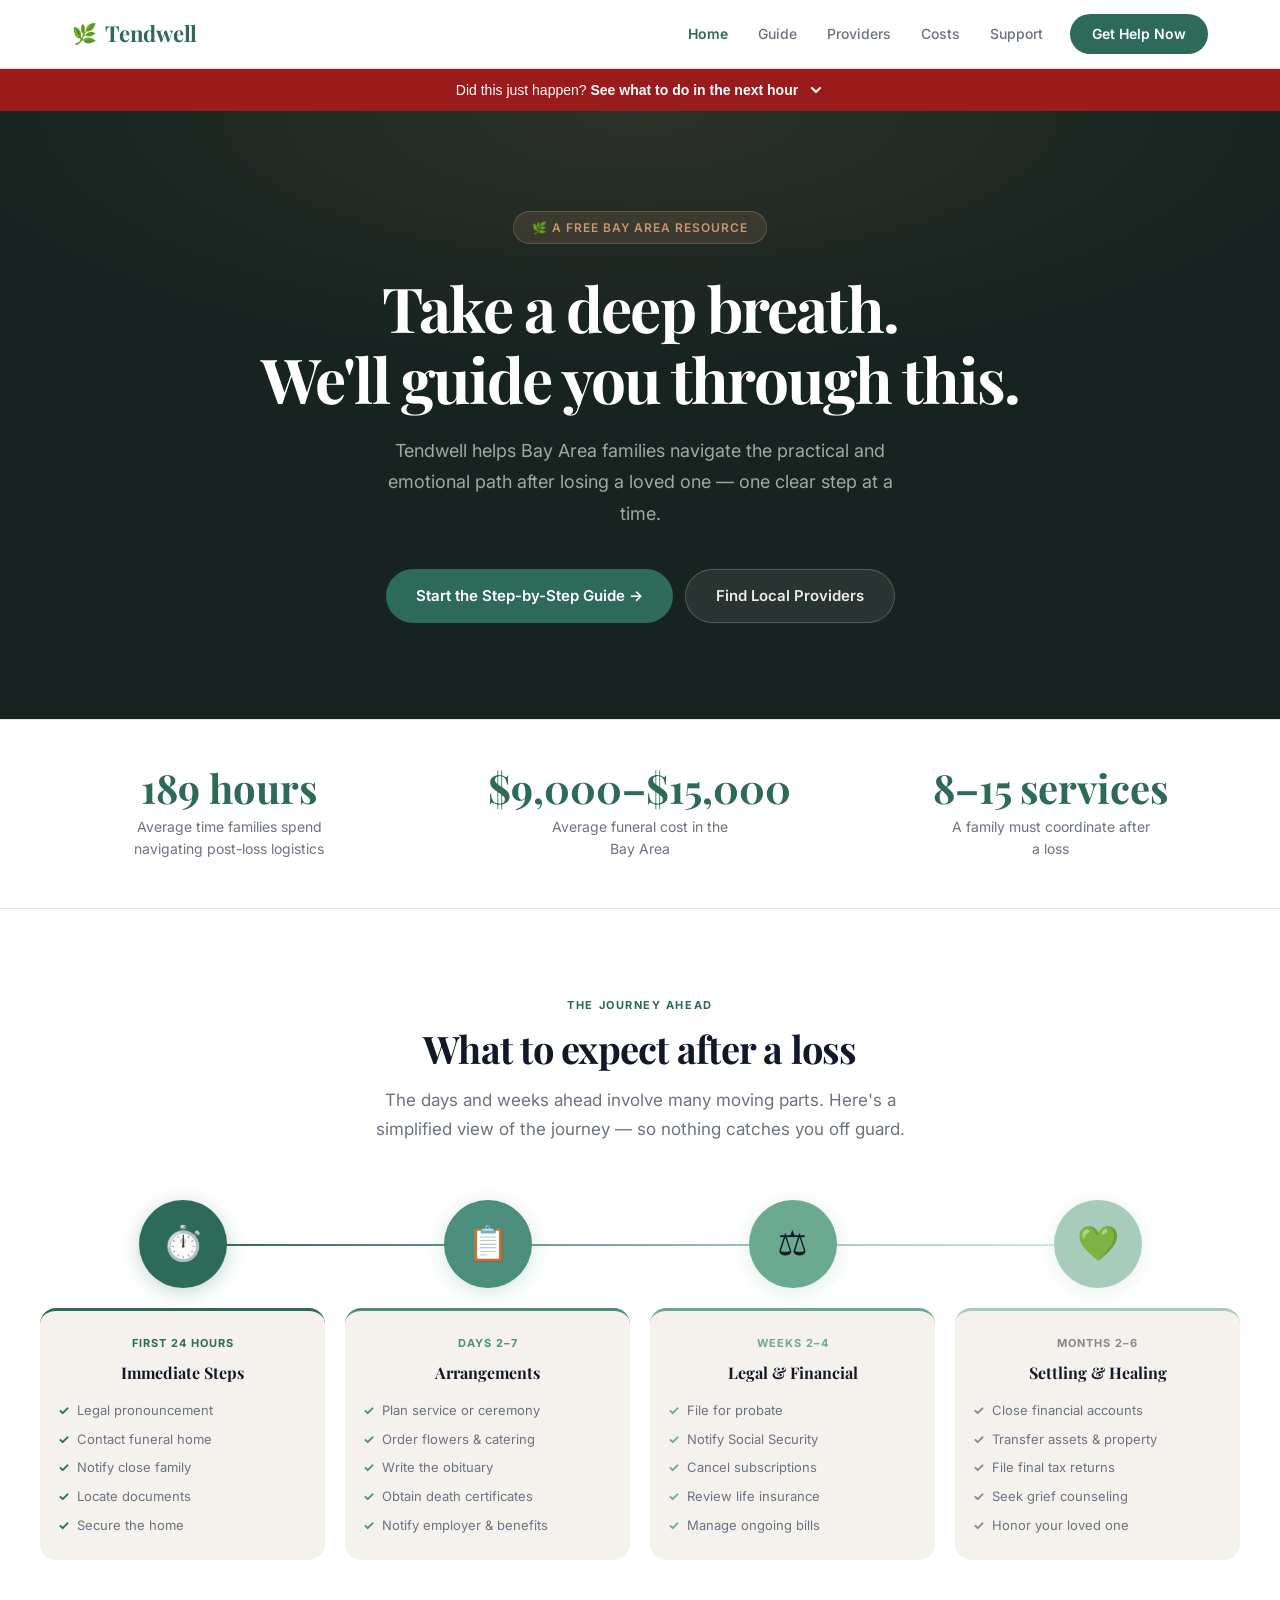
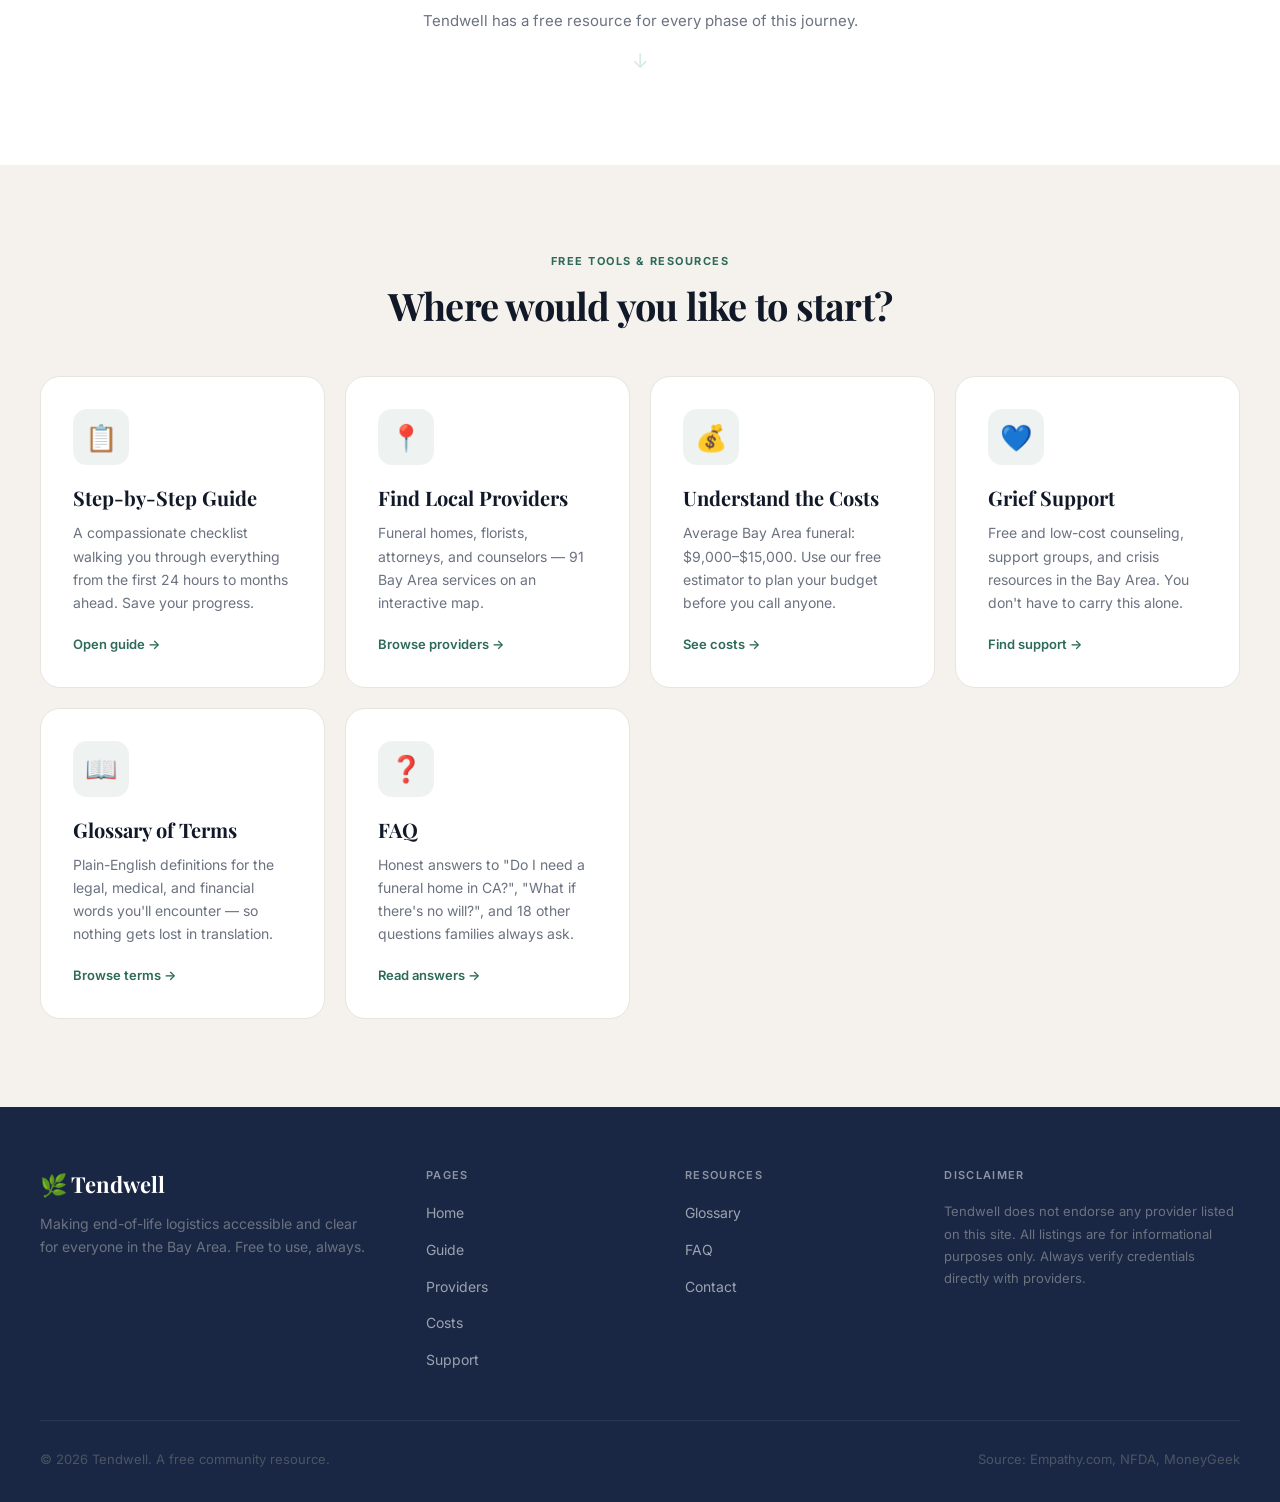
<file: index.html>
<!DOCTYPE html>
<html lang="en">
<head>
  <!-- Google tag (gtag.js) -->
  <script async src="https://www.googletagmanager.com/gtag/js?id=G-26GZS6EGLH"></script>
  <script>
    window.dataLayer = window.dataLayer || [];
    function gtag(){dataLayer.push(arguments);}
    gtag('js', new Date());
    gtag('config', 'G-26GZS6EGLH');
  </script>
    <meta charset="UTF-8">
    <meta name="viewport" content="width=device-width, initial-scale=1.0">
    <title>Tendwell — Compassionate Guidance When It Matters Most</title>
    <link href="https://fonts.googleapis.com/css2?family=Playfair+Display:wght@500;700&family=Inter:wght@400;500;600;700&display=swap" rel="stylesheet">
    <link rel="stylesheet" href="tendwell.css">
    <style>
        /* ---- Index-page specific styles ---- */

        /* Process timeline */
        .timeline-grid {
            display: grid;
            grid-template-columns: repeat(4, 1fr);
            gap: 20px;
            position: relative;
            z-index: 1;
        }
        .timeline-line {
            position: absolute;
            top: 44px;
            left: calc(12.5% + 16px);
            right: calc(12.5% + 16px);
            height: 2px;
            background: linear-gradient(to right, #2D6A5A, #5B9E8A, #A0CBB2, #D4EBE0);
            border-radius: 2px;
            z-index: 0;
        }
        .phase-node {
            width: 88px;
            height: 88px;
            border-radius: 50%;
            display: flex;
            align-items: center;
            justify-content: center;
            margin: 0 auto 20px;
            font-size: 34px;
        }
        .phase-card {
            border-radius: 16px;
            padding: 24px 18px;
            border-top: 3px solid;
        }
        .phase-tag {
            font-size: 11px;
            font-weight: 700;
            text-transform: uppercase;
            letter-spacing: 1px;
            margin-bottom: 8px;
        }
        .phase-title {
            font-family: 'Playfair Display', serif;
            font-size: 16px;
            font-weight: 700;
            color: #111827;
            margin-bottom: 14px;
        }
        .phase-list {
            list-style: none;
            display: flex;
            flex-direction: column;
            gap: 8px;
        }
        .phase-list li {
            display: flex;
            gap: 8px;
            align-items: flex-start;
            font-size: 13px;
            color: #6B7280;
        }
        .phase-check { font-weight: 700; flex-shrink: 0; }

        /* Quick action cards grid */
        .quick-grid {
            display: grid;
            grid-template-columns: repeat(auto-fit, minmax(260px, 1fr));
            gap: 20px;
        }

        /* Emergency section */
        .right-now-grid {
            display: grid;
            grid-template-columns: repeat(auto-fit, minmax(240px, 1fr));
            gap: 16px;
        }
        .right-now-card {
            background: white;
            border-radius: 14px;
            padding: 22px;
        }

        @media (max-width: 768px) {
            .timeline-grid { grid-template-columns: 1fr 1fr; }
            .timeline-line { display: none; }
        }
        @media (max-width: 480px) {
            .timeline-grid { grid-template-columns: 1fr; }
        }
    </style>
</head>
<body>

    <!-- Navigation -->
    <nav class="tw-nav">
        <div class="tw-nav-inner">
            <a href="index.html" class="tw-nav-logo">
                <span class="tw-nav-logo-icon">🌿</span>
                <span class="tw-nav-logo-text">Tendwell</span>
            </a>
            <div class="tw-nav-links">
                <a href="index.html" class="tw-active">Home</a>
                <a href="guide.html">Guide</a>
                <a href="providers.html">Providers</a>
                <a href="costs.html">Costs</a>
                <a href="support.html">Support</a>
                <a href="guide.html" class="tw-nav-cta">Get Help Now</a>
            </div>
        </div>
    </nav>

    <!-- Emergency Banner / Toggle Trigger -->
    <button id="right-now-toggle" class="tw-emergency-bar" onclick="toggleRightNow()" aria-expanded="false" aria-controls="right-now-panel" style="width:100%;border:none;cursor:pointer;text-align:center;">
        <p style="display:flex;align-items:center;justify-content:center;gap:10px;margin:0;">
            <span>Did this just happen? <strong>See what to do in the next hour</strong></span>
            <span id="right-now-chevron" style="display:inline-flex;align-items:center;transition:transform 0.3s ease;">
                <svg width="16" height="16" viewBox="0 0 16 16" fill="none" style="display:block;"><path d="M4 6l4 4 4-4" stroke="currentColor" stroke-width="2" stroke-linecap="round" stroke-linejoin="round"/></svg>
            </span>
        </p>
    </button>

    <!-- RIGHT NOW Panel (collapsed by default) -->
    <div id="right-now-panel" style="overflow:hidden;max-height:0;transition:max-height 0.4s ease;" aria-hidden="true">
        <section id="right-now" style="background:#FEF2F2;border-bottom:2px solid #FCA5A5;padding:44px 32px;">
            <div style="max-width:960px;margin:0 auto;">
                <div style="display:flex;align-items:center;gap:12px;margin-bottom:22px;">
                    <span style="font-size:26px;">🚨</span>
                    <h2 style="font-family:'Playfair Display',serif;font-size:22px;font-weight:700;color:#7F1D1D;margin:0;">Did this just happen? Do these three things first.</h2>
                </div>
                <div class="right-now-grid">
                    <div class="right-now-card" style="border-left:4px solid #EF4444;">
                        <div style="font-size:22px;margin-bottom:10px;">1️⃣</div>
                        <h3 style="font-size:15px;font-weight:700;color:#111827;margin-bottom:8px;">Get legal pronouncement</h3>
                        <p style="font-size:13px;color:#6B7280;line-height:1.6;margin-bottom:14px;">If unexpected or at home, call <strong>911</strong>. Under hospice or hospital care, the attending doctor handles this. <em>Do not move the body until authorized.</em></p>
                        <a href="tel:911" style="display:inline-block;background:#EF4444;color:white;text-decoration:none;padding:8px 18px;border-radius:100px;font-size:13px;font-weight:600;">Call 911</a>
                    </div>
                    <div class="right-now-card" style="border-left:4px solid #D97706;">
                        <div style="font-size:22px;margin-bottom:10px;">2️⃣</div>
                        <h3 style="font-size:15px;font-weight:700;color:#111827;margin-bottom:8px;">Contact a funeral home</h3>
                        <p style="font-size:13px;color:#6B7280;line-height:1.6;margin-bottom:14px;">They will arrange transport. You don't need to make all decisions now — just get someone on the phone. They are available 24/7 and will guide you.</p>
                        <a href="providers.html" style="display:inline-block;background:#D97706;color:white;text-decoration:none;padding:8px 18px;border-radius:100px;font-size:13px;font-weight:600;">Find a Funeral Home</a>
                    </div>
                    <div class="right-now-card" style="border-left:4px solid #2D6A5A;">
                        <div style="font-size:22px;margin-bottom:10px;">3️⃣</div>
                        <h3 style="font-size:15px;font-weight:700;color:#111827;margin-bottom:8px;">Call someone to be with you</h3>
                        <p style="font-size:13px;color:#6B7280;line-height:1.6;margin-bottom:14px;">You should not be alone right now. Call family, a close friend, or neighbor. If you're in emotional crisis, text or call <strong>988</strong> — someone will answer.</p>
                        <a href="tel:988" style="display:inline-block;background:#2D6A5A;color:white;text-decoration:none;padding:8px 18px;border-radius:100px;font-size:13px;font-weight:600;">Call/Text 988</a>
                    </div>
                </div>
                <p style="font-size:13px;color:#991B1B;margin-top:16px;text-align:center;font-weight:500;">Everything else can wait. These are the only three things that matter right now.</p>
            </div>
        </section>
    </div>

    <script>
        function toggleRightNow() {
            const panel = document.getElementById('right-now-panel');
            const toggle = document.getElementById('right-now-toggle');
            const chevron = document.getElementById('right-now-chevron');
            const isOpen = toggle.getAttribute('aria-expanded') === 'true';
            if (isOpen) {
                panel.style.maxHeight = '0';
                toggle.setAttribute('aria-expanded', 'false');
                panel.setAttribute('aria-hidden', 'true');
                chevron.style.transform = 'rotate(0deg)';
            } else {
                panel.style.maxHeight = panel.scrollHeight + 'px';
                toggle.setAttribute('aria-expanded', 'true');
                panel.setAttribute('aria-hidden', 'false');
                chevron.style.transform = 'rotate(180deg)';
            }
        }
    </script>

    <!-- Hero Section -->
    <section class="tw-hero">
        <div class="tw-hero-label">🌿 A free Bay Area resource</div>
        <h1>Take a deep breath.<br>We'll guide you through this.</h1>
        <p>Tendwell helps Bay Area families navigate the practical and emotional path after losing a loved one — one clear step at a time.</p>
        <div class="tw-hero-ctas">
            <a href="guide.html" class="tw-btn tw-btn-primary">Start the Step-by-Step Guide →</a>
            <a href="providers.html" class="tw-btn tw-btn-ghost">Find Local Providers</a>
        </div>
    </section>

    <!-- Stats Bar -->
    <div class="tw-stats-bar">
        <div class="tw-stats-grid">
            <div>
                <div class="tw-stat-number">189 hours</div>
                <div class="tw-stat-label">Average time families spend navigating post-loss logistics</div>
            </div>
            <div>
                <div class="tw-stat-number">$9,000–$15,000</div>
                <div class="tw-stat-label">Average funeral cost in the Bay Area</div>
            </div>
            <div>
                <div class="tw-stat-number">8–15 services</div>
                <div class="tw-stat-label">A family must coordinate after a loss</div>
            </div>
        </div>
    </div>

    <!-- Process Timeline Section -->
    <section class="tw-section tw-section-white">
        <div class="tw-container">
            <div style="text-align:center;margin-bottom:56px;">
                <span class="tw-section-kicker">The journey ahead</span>
                <h2 class="tw-section-title" style="margin:0 auto 14px;">What to expect after a loss</h2>
                <p class="tw-section-subtitle" style="margin:0 auto;">The days and weeks ahead involve many moving parts. Here's a simplified view of the journey — so nothing catches you off guard.</p>
            </div>

            <div style="position:relative;">
                <div class="timeline-line"></div>
                <div class="timeline-grid">
                    <!-- Phase 1 -->
                    <div style="text-align:center;">
                        <div class="phase-node" style="background:#2D6A5A;box-shadow:0 4px 20px rgba(45,106,90,0.28);">⏱️</div>
                        <div class="phase-card" style="background:#F5F2ED;border-color:#2D6A5A;">
                            <div class="phase-tag" style="color:#2D6A5A;">First 24 Hours</div>
                            <h3 class="phase-title">Immediate Steps</h3>
                            <ul class="phase-list">
                                <li><span class="phase-check" style="color:#2D6A5A;">✓</span>Legal pronouncement</li>
                                <li><span class="phase-check" style="color:#2D6A5A;">✓</span>Contact funeral home</li>
                                <li><span class="phase-check" style="color:#2D6A5A;">✓</span>Notify close family</li>
                                <li><span class="phase-check" style="color:#2D6A5A;">✓</span>Locate documents</li>
                                <li><span class="phase-check" style="color:#2D6A5A;">✓</span>Secure the home</li>
                            </ul>
                        </div>
                    </div>
                    <!-- Phase 2 -->
                    <div style="text-align:center;">
                        <div class="phase-node" style="background:#4A8E7B;box-shadow:0 4px 20px rgba(74,142,123,0.24);">📋</div>
                        <div class="phase-card" style="background:#F5F2ED;border-color:#4A8E7B;">
                            <div class="phase-tag" style="color:#4A8E7B;">Days 2–7</div>
                            <h3 class="phase-title">Arrangements</h3>
                            <ul class="phase-list">
                                <li><span class="phase-check" style="color:#4A8E7B;">✓</span>Plan service or ceremony</li>
                                <li><span class="phase-check" style="color:#4A8E7B;">✓</span>Order flowers & catering</li>
                                <li><span class="phase-check" style="color:#4A8E7B;">✓</span>Write the obituary</li>
                                <li><span class="phase-check" style="color:#4A8E7B;">✓</span>Obtain death certificates</li>
                                <li><span class="phase-check" style="color:#4A8E7B;">✓</span>Notify employer & benefits</li>
                            </ul>
                        </div>
                    </div>
                    <!-- Phase 3 -->
                    <div style="text-align:center;">
                        <div class="phase-node" style="background:#6BAA90;box-shadow:0 4px 20px rgba(107,170,144,0.22);">⚖️</div>
                        <div class="phase-card" style="background:#F5F2ED;border-color:#6BAA90;">
                            <div class="phase-tag" style="color:#6BAA90;">Weeks 2–4</div>
                            <h3 class="phase-title">Legal &amp; Financial</h3>
                            <ul class="phase-list">
                                <li><span class="phase-check" style="color:#6BAA90;">✓</span>File for probate</li>
                                <li><span class="phase-check" style="color:#6BAA90;">✓</span>Notify Social Security</li>
                                <li><span class="phase-check" style="color:#6BAA90;">✓</span>Cancel subscriptions</li>
                                <li><span class="phase-check" style="color:#6BAA90;">✓</span>Review life insurance</li>
                                <li><span class="phase-check" style="color:#6BAA90;">✓</span>Manage ongoing bills</li>
                            </ul>
                        </div>
                    </div>
                    <!-- Phase 4 -->
                    <div style="text-align:center;">
                        <div class="phase-node" style="background:#A8CCBB;box-shadow:0 4px 20px rgba(168,204,187,0.28);">💚</div>
                        <div class="phase-card" style="background:#F5F2ED;border-color:#A8CCBB;">
                            <div class="phase-tag" style="color:#888;">Months 2–6</div>
                            <h3 class="phase-title">Settling &amp; Healing</h3>
                            <ul class="phase-list">
                                <li><span class="phase-check" style="color:#888;">✓</span>Close financial accounts</li>
                                <li><span class="phase-check" style="color:#888;">✓</span>Transfer assets & property</li>
                                <li><span class="phase-check" style="color:#888;">✓</span>File final tax returns</li>
                                <li><span class="phase-check" style="color:#888;">✓</span>Seek grief counseling</li>
                                <li><span class="phase-check" style="color:#888;">✓</span>Honor your loved one</li>
                            </ul>
                        </div>
                    </div>
                </div>
            </div>

            <div style="text-align:center;margin-top:48px;">
                <p style="font-size:15px;color:#6B7280;line-height:1.7;">Tendwell has a free resource for every phase of this journey.</p>
                <div style="margin-top:12px;font-size:20px;color:#D4EBE0;">↓</div>
            </div>
        </div>
    </section>

    <!-- Quick Actions Section -->
    <section class="tw-section tw-section-warm">
        <div class="tw-container">
            <div style="text-align:center;margin-bottom:48px;">
                <span class="tw-section-kicker">Free tools &amp; resources</span>
                <h2 class="tw-section-title">Where would you like to start?</h2>
            </div>
            <div class="quick-grid">
                <a href="guide.html" class="tw-card">
                    <div class="tw-card-icon">📋</div>
                    <h3 class="tw-card-title">Step-by-Step Guide</h3>
                    <p class="tw-card-body">A compassionate checklist walking you through everything from the first 24 hours to months ahead. Save your progress.</p>
                    <span class="tw-card-arrow">Open guide →</span>
                </a>
                <a href="providers.html" class="tw-card">
                    <div class="tw-card-icon">📍</div>
                    <h3 class="tw-card-title">Find Local Providers</h3>
                    <p class="tw-card-body">Funeral homes, florists, attorneys, and counselors — 91 Bay Area services on an interactive map.</p>
                    <span class="tw-card-arrow">Browse providers →</span>
                </a>
                <a href="costs.html" class="tw-card">
                    <div class="tw-card-icon">💰</div>
                    <h3 class="tw-card-title">Understand the Costs</h3>
                    <p class="tw-card-body">Average Bay Area funeral: $9,000–$15,000. Use our free estimator to plan your budget before you call anyone.</p>
                    <span class="tw-card-arrow">See costs →</span>
                </a>
                <a href="support.html" class="tw-card">
                    <div class="tw-card-icon">💙</div>
                    <h3 class="tw-card-title">Grief Support</h3>
                    <p class="tw-card-body">Free and low-cost counseling, support groups, and crisis resources in the Bay Area. You don't have to carry this alone.</p>
                    <span class="tw-card-arrow">Find support →</span>
                </a>
                <a href="glossary.html" class="tw-card">
                    <div class="tw-card-icon">📖</div>
                    <h3 class="tw-card-title">Glossary of Terms</h3>
                    <p class="tw-card-body">Plain-English definitions for the legal, medical, and financial words you'll encounter — so nothing gets lost in translation.</p>
                    <span class="tw-card-arrow">Browse terms →</span>
                </a>
                <a href="faq.html" class="tw-card">
                    <div class="tw-card-icon">❓</div>
                    <h3 class="tw-card-title">FAQ</h3>
                    <p class="tw-card-body">Honest answers to "Do I need a funeral home in CA?", "What if there's no will?", and 18 other questions families always ask.</p>
                    <span class="tw-card-arrow">Read answers →</span>
                </a>
            </div>
        </div>
    </section>

    <!-- Footer -->
    <footer class="tw-footer">
        <div class="tw-footer-inner">
            <div class="tw-footer-grid">
                <div>
                    <div class="tw-footer-brand-name">🌿 Tendwell</div>
                    <p class="tw-footer-tagline">Making end-of-life logistics accessible and clear for everyone in the Bay Area. Free to use, always.</p>
                </div>
                <div>
                    <div class="tw-footer-col-title">Pages</div>
                    <ul class="tw-footer-links">
                        <li><a href="index.html">Home</a></li>
                        <li><a href="guide.html">Guide</a></li>
                        <li><a href="providers.html">Providers</a></li>
                        <li><a href="costs.html">Costs</a></li>
                        <li><a href="support.html">Support</a></li>
                    </ul>
                </div>
                <div>
                    <div class="tw-footer-col-title">Resources</div>
                    <ul class="tw-footer-links">
                        <li><a href="glossary.html">Glossary</a></li>
                        <li><a href="faq.html">FAQ</a></li>
                        <li><a href="mailto:hello@tendwell.com">Contact</a></li>
                    </ul>
                </div>
                <div>
                    <div class="tw-footer-col-title">Disclaimer</div>
                    <p class="tw-footer-disclaimer">Tendwell does not endorse any provider listed on this site. All listings are for informational purposes only. Always verify credentials directly with providers.</p>
                </div>
            </div>
            <div class="tw-footer-bottom">
                <span>© 2026 Tendwell. A free community resource.</span>
                <span>Source: Empathy.com, NFDA, MoneyGeek</span>
            </div>
        </div>
    </footer>

    <script>
        document.querySelectorAll('.tw-card, .tw-btn').forEach(el => {
            el.addEventListener('click', function() {
                gtag('event', 'cta_click', {
                    'element_text': this.textContent.trim().slice(0, 60),
                    'page': 'home'
                });
            });
        });
    </script>
</body>
</html>
</file>
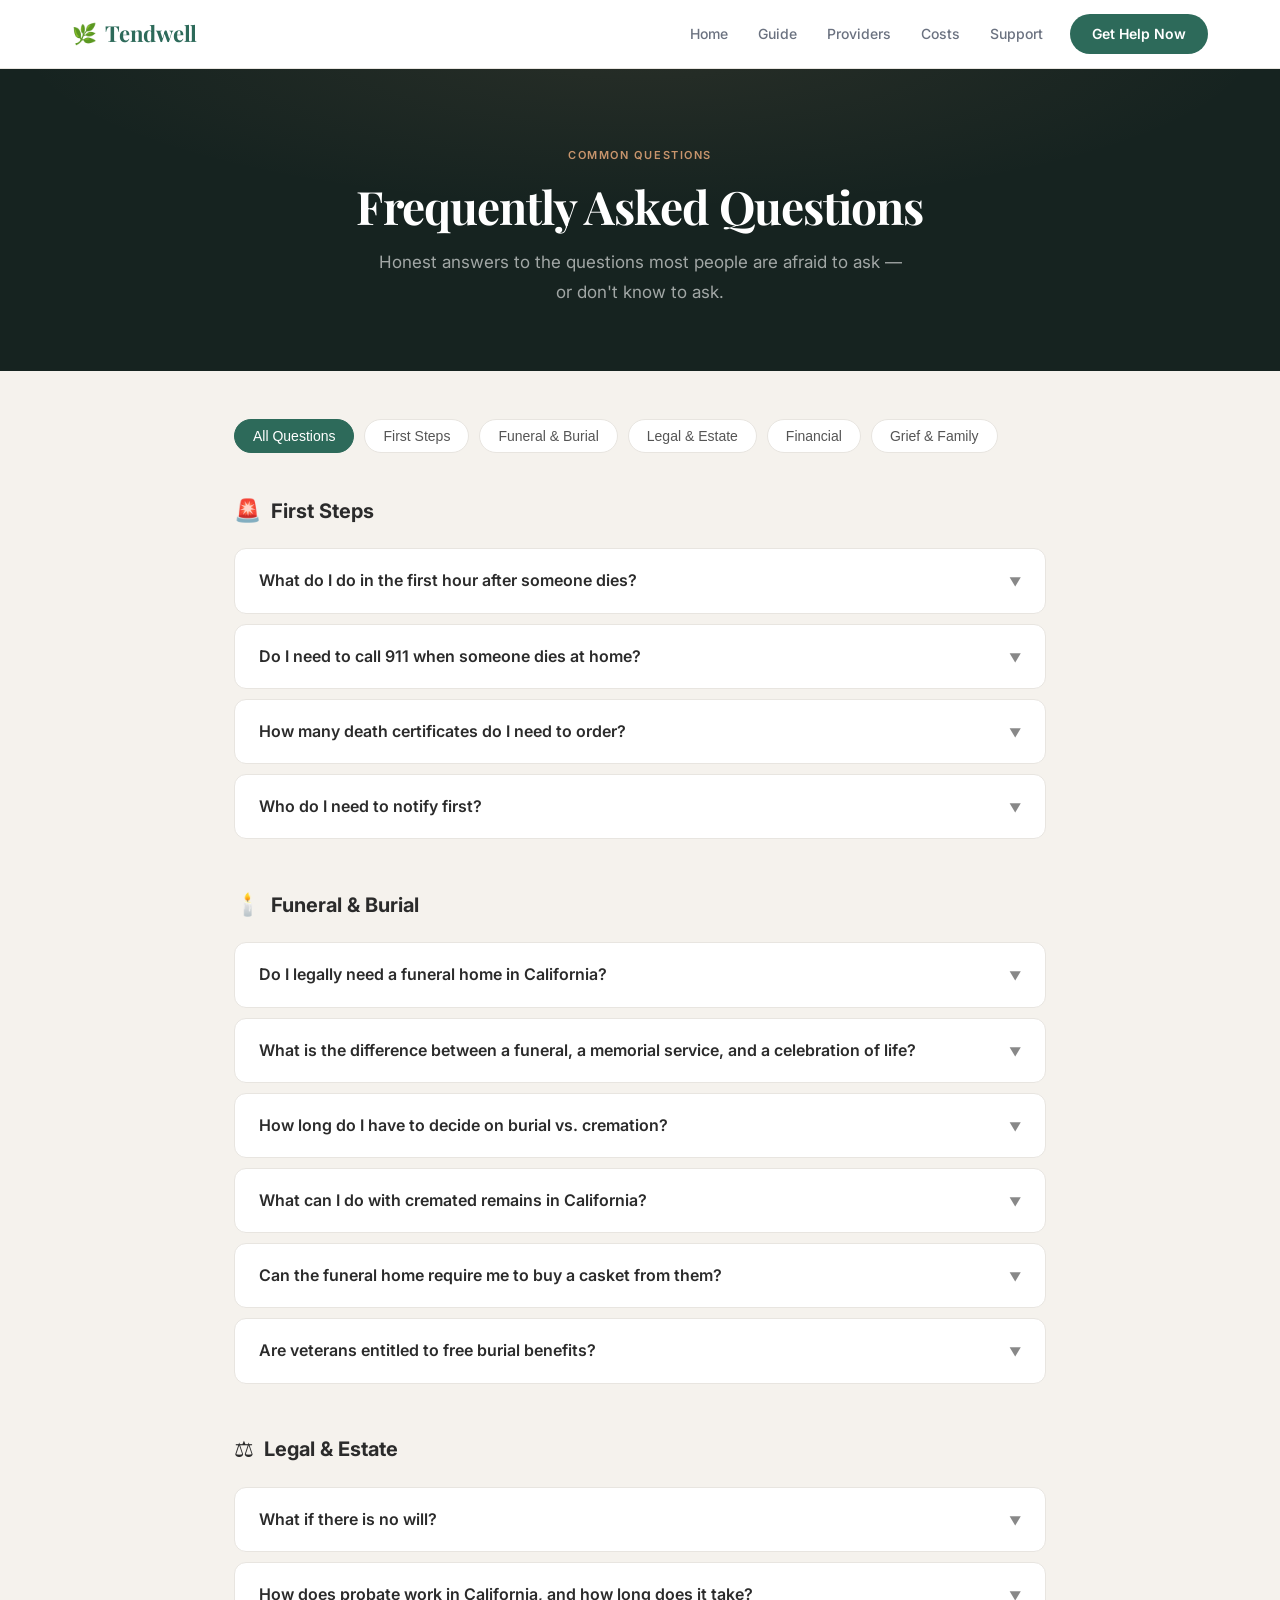
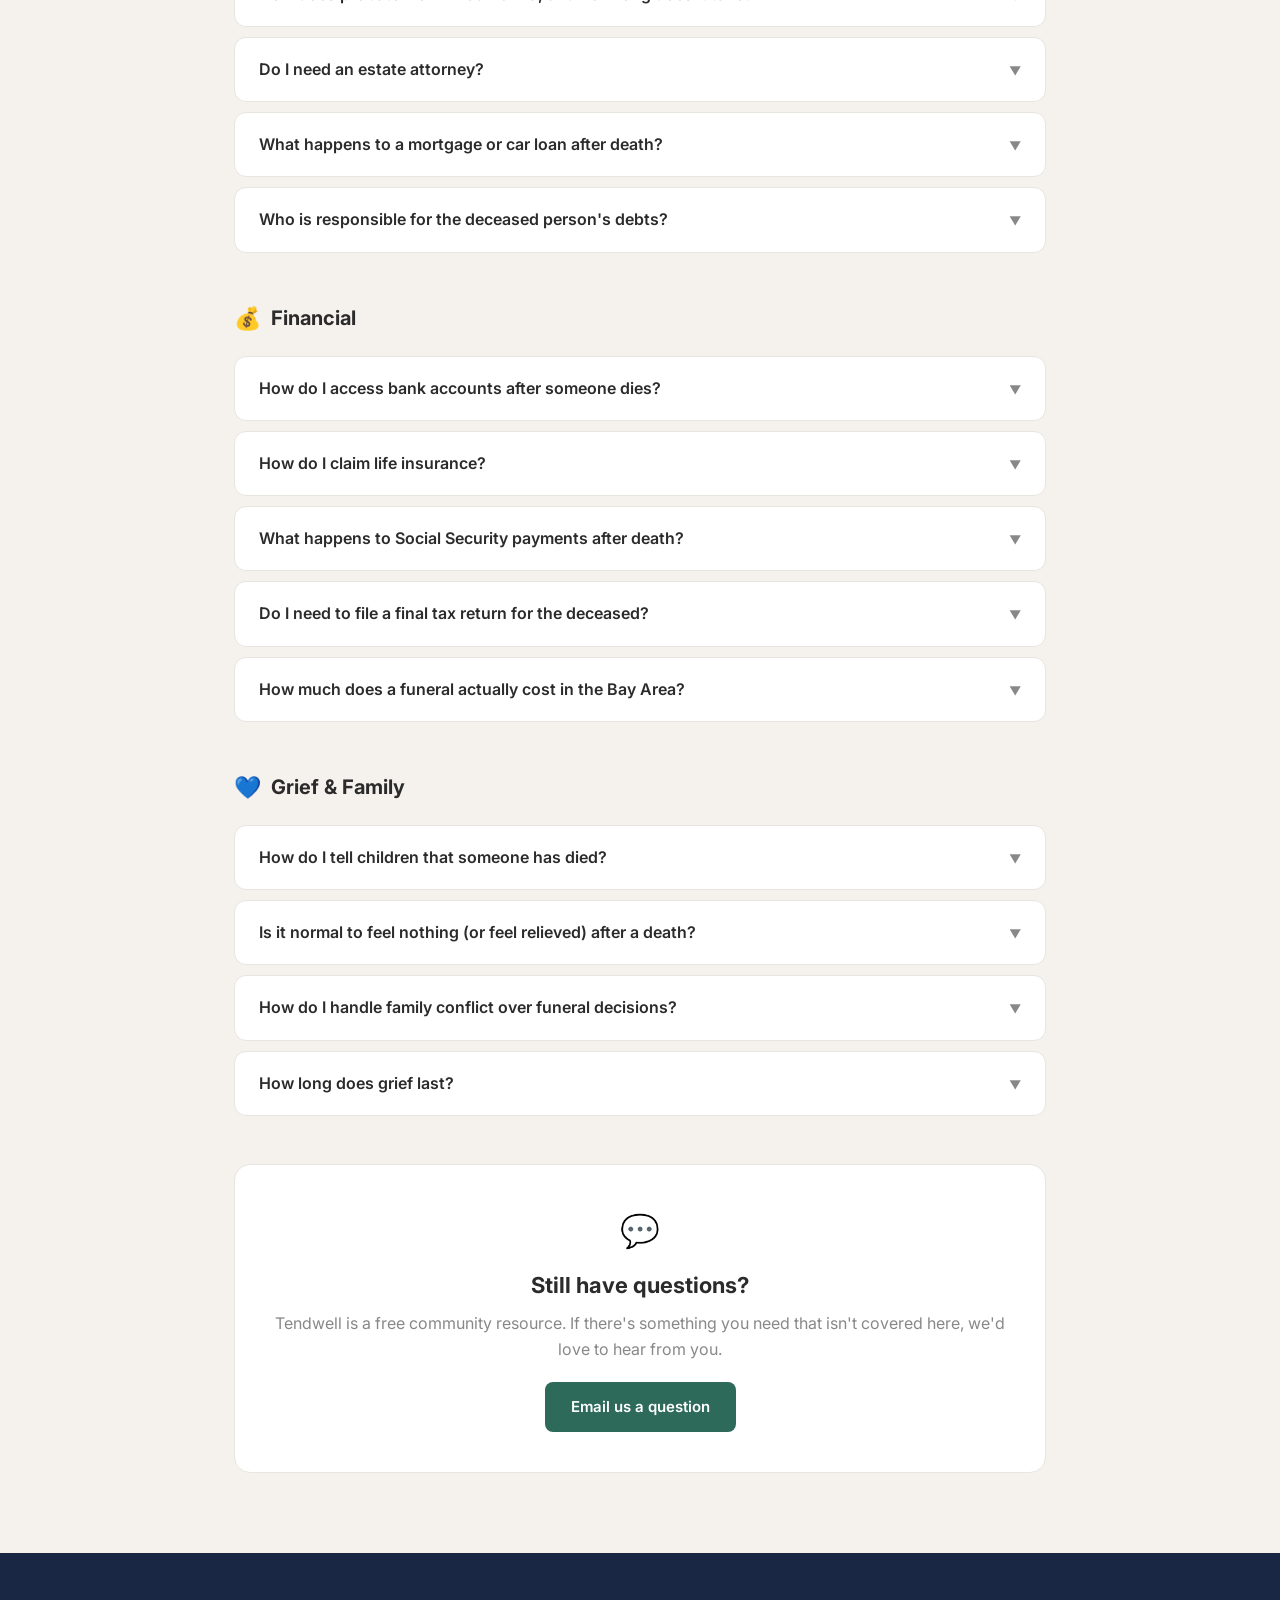
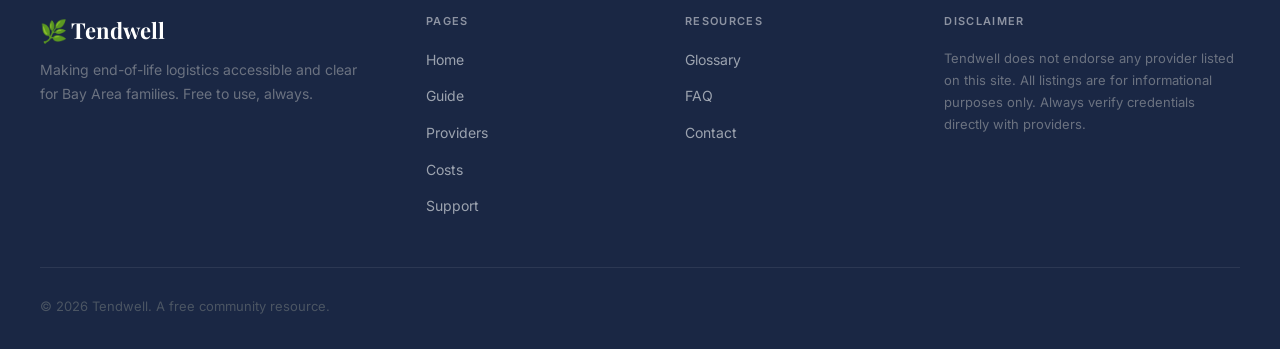
<file: faq.html>
<!DOCTYPE html>
<html lang="en">
<head>
  <!-- Google tag (gtag.js) -->
  <script async src="https://www.googletagmanager.com/gtag/js?id=G-26GZS6EGLH"></script>
  <script>
    window.dataLayer = window.dataLayer || [];
    function gtag(){dataLayer.push(arguments);}
    gtag('js', new Date());
    gtag('config', 'G-26GZS6EGLH');
  </script>
    <meta charset="UTF-8">
    <meta name="viewport" content="width=device-width, initial-scale=1.0">
    <title>Frequently Asked Questions — Tendwell</title>
    <link href="https://fonts.googleapis.com/css2?family=Playfair+Display:wght@500;700&family=Inter:wght@400;500;600;700&display=swap" rel="stylesheet">
    <link rel="stylesheet" href="tendwell.css">
    <style>
        * { margin: 0; padding: 0; box-sizing: border-box; }

        html, body {
            font-family: Inter, system-ui, -apple-system, sans-serif;
            background: #F5F2ED;
            color: #2B2B2B;
            line-height: 1.6;
        }

        /* Navigation */
        nav {
            position: sticky;
            top: 0;
            z-index: 50;
            background: rgba(245, 242, 237, 0.92);
            backdrop-filter: blur(12px);
            border-bottom: 1px solid #E8E5E0;
        }
        nav > div {
            max-width: 1200px;
            margin: 0 auto;
            padding: 16px 24px;
            display: flex;
            align-items: center;
            justify-content: space-between;
        }
        .nav-logo {
            text-decoration: none;
            display: flex;
            align-items: center;
            gap: 8px;
        }
        .nav-logo-icon { font-size: 24px; }
        .nav-logo-text { font-weight: 700; font-size: 22px; color: #2D6A5A; }
        .nav-links {
            display: flex;
            gap: 32px;
            font-size: 15px;
            font-weight: 500;
        }
        .nav-links a {
            color: #2B2B2B;
            text-decoration: none;
            transition: color 0.2s ease;
        }
        .nav-links a:hover,
        .nav-links a.active { color: #2D6A5A; }
        .nav-links a.active { font-weight: 600; }

        /* Page Header */
        .page-header {
            background: #2D6A5A;
            padding: 56px 24px 48px;
            text-align: center;
        }
        .page-header h1 {
            font-size: 42px;
            font-weight: 700;
            color: white;
            margin-bottom: 12px;
        }
        .page-header p {
            font-size: 17px;
            color: rgba(255,255,255,0.8);
            max-width: 600px;
            margin: 0 auto;
        }

        .main-content {
            max-width: 860px;
            margin: 0 auto;
            padding: 48px 24px 80px;
        }

        /* Category tabs */
        .category-tabs {
            display: flex;
            flex-wrap: wrap;
            gap: 10px;
            margin-bottom: 40px;
        }
        .cat-tab {
            padding: 8px 18px;
            border-radius: 100px;
            font-size: 14px;
            font-weight: 500;
            border: 1.5px solid #E8E5E0;
            background: white;
            color: #555;
            cursor: pointer;
            transition: all 0.15s;
        }
        .cat-tab:hover,
        .cat-tab.active {
            background: #2D6A5A;
            border-color: #2D6A5A;
            color: white;
        }

        /* Category sections */
        .faq-category {
            margin-bottom: 48px;
        }
        .category-heading {
            font-size: 20px;
            font-weight: 700;
            color: #2B2B2B;
            margin-bottom: 20px;
            display: flex;
            align-items: center;
            gap: 10px;
        }
        .category-heading-icon {
            font-size: 22px;
        }

        /* FAQ accordion items */
        .faq-item {
            background: white;
            border: 1px solid #E8E5E0;
            border-radius: 12px;
            margin-bottom: 10px;
            overflow: hidden;
            transition: box-shadow 0.2s;
        }
        .faq-item:hover { box-shadow: 0 2px 12px rgba(0,0,0,0.07); }
        .faq-item.open { box-shadow: 0 4px 16px rgba(45,106,90,0.12); border-color: #B7D8D3; }

        .faq-question {
            width: 100%;
            text-align: left;
            padding: 20px 24px;
            background: none;
            border: none;
            cursor: pointer;
            font-family: Inter, system-ui;
            font-size: 16px;
            font-weight: 600;
            color: #2B2B2B;
            display: flex;
            justify-content: space-between;
            align-items: flex-start;
            gap: 16px;
            line-height: 1.45;
        }
        .faq-question:hover { color: #2D6A5A; }
        .faq-chevron {
            flex-shrink: 0;
            font-size: 12px;
            color: #888;
            margin-top: 4px;
            transition: transform 0.25s;
            display: inline-block;
        }
        .faq-item.open .faq-chevron { transform: rotate(180deg); color: #2D6A5A; }

        .faq-answer {
            display: none;
            padding: 0 24px 22px;
            font-size: 15px;
            color: #555;
            line-height: 1.7;
        }
        .faq-answer.open { display: block; }

        .faq-answer p { margin-bottom: 12px; }
        .faq-answer p:last-child { margin-bottom: 0; }
        .faq-answer strong { color: #2B2B2B; }
        .faq-answer a { color: #2D6A5A; }

        .answer-tip {
            margin-top: 12px;
            padding: 12px 16px;
            background: #F0FAF7;
            border-left: 3px solid #2D6A5A;
            border-radius: 0 8px 8px 0;
            font-size: 14px;
            color: #1A5248;
        }
        .answer-callout {
            margin-top: 12px;
            padding: 12px 16px;
            background: #FFFBEB;
            border-left: 3px solid #F59E0B;
            border-radius: 0 8px 8px 0;
            font-size: 14px;
            color: #78350F;
        }

        /* Still have questions CTA */
        .still-questions {
            text-align: center;
            background: white;
            border: 1px solid #E8E5E0;
            border-radius: 16px;
            padding: 40px 32px;
            margin-top: 48px;
        }
        .still-questions h3 {
            font-size: 22px;
            font-weight: 700;
            margin-bottom: 8px;
        }
        .still-questions p {
            color: #888;
            margin-bottom: 20px;
        }
        .btn {
            display: inline-block;
            padding: 13px 26px;
            border-radius: 8px;
            font-size: 15px;
            font-weight: 600;
            text-decoration: none;
            background: #2D6A5A;
            color: white;
            transition: background 0.2s;
        }
        .btn:hover { background: #245649; }

        @media (max-width: 640px) {
            .page-header h1 { font-size: 30px; }
            .nav-links { gap: 16px; font-size: 13px; }
            .faq-question { font-size: 15px; padding: 16px 18px; }
            .faq-answer { padding: 0 18px 18px; }
        }
    </style>
</head>
<body>
    <!-- Navigation -->
    <nav class="tw-nav">
        <div class="tw-nav-inner">
            <a href="index.html" class="tw-nav-logo">
                <span class="tw-nav-logo-icon">🌿</span>
                <span class="tw-nav-logo-text">Tendwell</span>
            </a>
            <div class="tw-nav-links">
                <a href="index.html">Home</a>
                <a href="guide.html">Guide</a>
                <a href="providers.html">Providers</a>
                <a href="costs.html">Costs</a>
                <a href="support.html">Support</a>
                <a href="guide.html" class="tw-nav-cta">Get Help Now</a>
            </div>
        </div>
    </nav>

    <!-- Page Header -->
    <div class="tw-page-header">
        <span class="tw-page-header-label">Common Questions</span>
        <h1>Frequently Asked Questions</h1>
        <p>Honest answers to the questions most people are afraid to ask — or don't know to ask.</p>
    </div>

    <div class="main-content">

        <!-- Category Tabs -->
        <div class="category-tabs">
            <button class="cat-tab active" onclick="filterCategory('all', this)">All Questions</button>
            <button class="cat-tab" onclick="filterCategory('first-steps', this)">First Steps</button>
            <button class="cat-tab" onclick="filterCategory('funeral', this)">Funeral &amp; Burial</button>
            <button class="cat-tab" onclick="filterCategory('legal', this)">Legal &amp; Estate</button>
            <button class="cat-tab" onclick="filterCategory('financial', this)">Financial</button>
            <button class="cat-tab" onclick="filterCategory('grief', this)">Grief &amp; Family</button>
        </div>

        <!-- ——— FIRST STEPS ——— -->
        <div class="faq-category" data-category="first-steps">
            <div class="category-heading">
                <span class="category-heading-icon">🚨</span> First Steps
            </div>

            <div class="faq-item">
                <button class="faq-question" onclick="toggleFaq(this)">
                    What do I do in the first hour after someone dies?
                    <span class="faq-chevron">▼</span>
                </button>
                <div class="faq-answer">
                    <p>Take a breath. You don't have to do everything at once. Here's what actually matters in the first hour:</p>
                    <p><strong>If the death was unexpected or traumatic</strong> (accident, sudden illness, or you're unsure of the cause), call 911 immediately. Do not move the body. A medical examiner will be involved.</p>
                    <p><strong>If the death was expected</strong> (hospice, known terminal illness, elderly and declining), you don't need to call 911. You have a few hours before you need to call a funeral home. Use that time to gather yourself, contact family, and locate any pre-arranged funeral plans.</p>
                    <p>The body is safe for several hours at room temperature. You don't need to rush to make calls immediately.</p>
                    <div class="answer-tip">💡 Go to our <a href="guide.html">Step-by-Step Guide</a> for a full first-72-hours checklist.</div>
                </div>
            </div>

            <div class="faq-item">
                <button class="faq-question" onclick="toggleFaq(this)">
                    Do I need to call 911 when someone dies at home?
                    <span class="faq-chevron">▼</span>
                </button>
                <div class="faq-answer">
                    <p><strong>It depends.</strong> In California:</p>
                    <p><strong>Call 911 if:</strong> the death was unexpected, sudden, unexplained, or potentially related to trauma, accident, or crime. Police and a medical examiner must investigate these deaths.</p>
                    <p><strong>You do not need to call 911 if:</strong> the person was under hospice care or had a terminal illness with a doctor's supervision, and the death was expected. In this case, call the hospice nurse (if applicable) and then the funeral home directly.</p>
                    <p>If you're unsure — call 911 anyway. They will guide you from there.</p>
                </div>
            </div>

            <div class="faq-item">
                <button class="faq-question" onclick="toggleFaq(this)">
                    How many death certificates do I need to order?
                    <span class="faq-chevron">▼</span>
                </button>
                <div class="faq-answer">
                    <p><strong>Order more than you think you need — most families need 8 to 12 certified copies.</strong></p>
                    <p>Each institution you deal with (banks, insurance companies, government agencies, title companies) will typically ask for an original certified copy — not a photocopy. You cannot reuse them.</p>
                    <p>Here's a rough breakdown of who will ask for one: Social Security Administration (1), each bank or investment account (1 each), life insurance policy (1 each), employer for benefits claim (1), DMV for vehicle transfer (1), property deed transfer (1), IRS/estate taxes (1–2), personal records.</p>
                    <p>In California, certified copies cost approximately $21 each from the county vital records office. It is far cheaper and easier to order them all at once through the funeral home than to reorder them later.</p>
                    <div class="answer-tip">💡 The funeral home will order them for you as part of their services. When they ask how many, say 10–12 unless the estate is very simple.</div>
                </div>
            </div>

            <div class="faq-item">
                <button class="faq-question" onclick="toggleFaq(this)">
                    Who do I need to notify first?
                    <span class="faq-chevron">▼</span>
                </button>
                <div class="faq-answer">
                    <p>In the first 24 hours, prioritize these notifications:</p>
                    <p><strong>Immediate family</strong> — Spouse, children, parents, and siblings. A phone call is appropriate; texts feel impersonal for this kind of news.</p>
                    <p><strong>Hospice or doctor</strong> — If they were under medical care, they need to be notified to sign the death certificate.</p>
                    <p><strong>Funeral home</strong> — To arrange pickup and transport of the body.</p>
                    <p>Everything else — Social Security, employer, banks, insurance — can wait a few days. Focus on family and logistics first.</p>
                </div>
            </div>
        </div>

        <!-- ——— FUNERAL & BURIAL ——— -->
        <div class="faq-category" data-category="funeral">
            <div class="category-heading">
                <span class="category-heading-icon">🕯️</span> Funeral &amp; Burial
            </div>

            <div class="faq-item">
                <button class="faq-question" onclick="toggleFaq(this)">
                    Do I legally need a funeral home in California?
                    <span class="faq-chevron">▼</span>
                </button>
                <div class="faq-answer">
                    <p><strong>For cremation or embalming: yes.</strong> Only a licensed California funeral establishment may cremate or embalm a body.</p>
                    <p><strong>For home burial: technically possible but very difficult.</strong> California allows home burial on private property in rural, unincorporated areas under specific conditions — but zoning laws, county regulations, and deed restrictions usually make it impractical, especially in the Bay Area.</p>
                    <p>For most families, using a licensed funeral home for at least transportation and cremation/burial paperwork is the practical choice. You are not required to purchase any specific services beyond the basics.</p>
                    <div class="answer-tip">💡 Under the FTC Funeral Rule, you can buy only what you want — no package required. Always ask for the itemized price list.</div>
                </div>
            </div>

            <div class="faq-item">
                <button class="faq-question" onclick="toggleFaq(this)">
                    What is the difference between a funeral, a memorial service, and a celebration of life?
                    <span class="faq-chevron">▼</span>
                </button>
                <div class="faq-answer">
                    <p><strong>Funeral</strong> — A service held with the body present, typically within a few days of death. May include viewing/visitation. Usually more formal and traditionally structured.</p>
                    <p><strong>Memorial service</strong> — A service held without the body present, often after cremation or burial. Can be held days, weeks, or even months after death. More flexible in location, timing, and format.</p>
                    <p><strong>Celebration of life</strong> — A less formal gathering focused on honoring the person's life, personality, and legacy rather than mourning their loss. Often held in a meaningful location (park, restaurant, home). No formal rules.</p>
                    <p>There is no right choice — the right format is whatever feels authentic to the person and meaningful to the people who loved them.</p>
                </div>
            </div>

            <div class="faq-item">
                <button class="faq-question" onclick="toggleFaq(this)">
                    How long do I have to decide on burial vs. cremation?
                    <span class="faq-chevron">▼</span>
                </button>
                <div class="faq-answer">
                    <p>California law requires the body to be refrigerated or embalmed within 24 hours of death if it is not going to be buried or cremated immediately. Funeral homes handle this automatically.</p>
                    <p>Realistically, you have <strong>a few days</strong> to make a decision. Funeral homes typically store bodies for up to 5–7 days without issue while families make arrangements.</p>
                    <p>If the death is under investigation by a medical examiner, you may not be able to proceed until their review is complete — which can take days to weeks.</p>
                    <div class="answer-callout">⚠️ If someone had previously expressed strong preferences about burial vs. cremation — even informally — try to honor those wishes. Courts have upheld documented wishes even when they conflict with next-of-kin preferences.</div>
                </div>
            </div>

            <div class="faq-item">
                <button class="faq-question" onclick="toggleFaq(this)">
                    What can I do with cremated remains in California?
                    <span class="faq-chevron">▼</span>
                </button>
                <div class="faq-answer">
                    <p>California gives families significant flexibility with cremated remains:</p>
                    <p><strong>Keep at home</strong> — Legal, and very common. No permit required to keep ashes at home.</p>
                    <p><strong>Bury in a cemetery</strong> — Many cemeteries have designated areas for cremated remains, often at lower cost than traditional burial.</p>
                    <p><strong>Place in a columbarium niche</strong> — An above-ground compartment at a cemetery or mausoleum. Allows for a fixed memorial location.</p>
                    <p><strong>Scatter</strong> — California allows scattering at sea (3+ nautical miles offshore, with an EPA permit), in the open ocean, in designated cemetery scatter gardens, or on private land with the landowner's permission. Scattering in parks, on public land, or in rivers/lakes is generally not legal without special permits.</p>
                    <p><strong>Divide among family members</strong> — Completely legal. Families sometimes share remains among multiple family members.</p>
                </div>
            </div>

            <div class="faq-item">
                <button class="faq-question" onclick="toggleFaq(this)">
                    Can the funeral home require me to buy a casket from them?
                    <span class="faq-chevron">▼</span>
                </button>
                <div class="faq-answer">
                    <p><strong>No.</strong> Under the Federal Trade Commission's Funeral Rule, funeral homes must accept caskets purchased elsewhere and cannot charge you a "handling fee" for doing so.</p>
                    <p>Caskets can be purchased from third-party retailers, warehouse clubs like Costco, or online — often at significantly lower cost. If you purchase elsewhere, simply arrange delivery to the funeral home before the service.</p>
                    <p>For cremation, an "alternative container" (typically a simple cardboard or wood box) must be used if no casket is purchased — and funeral homes are required to offer this option.</p>
                </div>
            </div>

            <div class="faq-item">
                <button class="faq-question" onclick="toggleFaq(this)">
                    Are veterans entitled to free burial benefits?
                    <span class="faq-chevron">▼</span>
                </button>
                <div class="faq-answer">
                    <p><strong>Yes — eligible veterans and their spouses qualify for significant free burial benefits.</strong></p>
                    <p>Benefits may include: free burial in a national cemetery (there are several in the Bay Area), a government-furnished headstone or marker, a burial flag, and a Presidential Memorial Certificate.</p>
                    <p>Veterans who die from a service-connected condition are entitled to an additional burial allowance. Some non-service-connected deaths also qualify for a partial burial allowance.</p>
                    <p>To access benefits, you'll need the veteran's DD-214 discharge papers. The funeral home can typically file on your behalf. Call the National Cemetery Scheduling Office at <a href="tel:18005351117">1-800-535-1117</a>.</p>
                    <div class="answer-tip">💡 Don't wait until the last minute — national cemetery availability requires advance planning, especially in the Bay Area.</div>
                </div>
            </div>
        </div>

        <!-- ——— LEGAL & ESTATE ——— -->
        <div class="faq-category" data-category="legal">
            <div class="category-heading">
                <span class="category-heading-icon">⚖️</span> Legal &amp; Estate
            </div>

            <div class="faq-item">
                <button class="faq-question" onclick="toggleFaq(this)">
                    What if there is no will?
                    <span class="faq-chevron">▼</span>
                </button>
                <div class="faq-answer">
                    <p>When someone dies without a will in California, they are said to have died "intestate." The state's intestate succession laws determine who inherits — roughly in this order: surviving spouse or domestic partner, then children, then parents, then siblings, then extended family.</p>
                    <p>The estate will typically still need to go through probate court, which appoints an administrator (usually a family member) to handle the process. The administrator has the same role as an executor but is court-appointed rather than named in a will.</p>
                    <p>Assets like bank accounts with beneficiary designations, retirement accounts, and jointly owned property pass outside of this process — they transfer directly regardless of whether there was a will.</p>
                    <div class="answer-callout">⚠️ Without a will, a judge cannot honor informal wishes ("he always said he wanted the house to go to his daughter"). The formula is applied strictly.</div>
                </div>
            </div>

            <div class="faq-item">
                <button class="faq-question" onclick="toggleFaq(this)">
                    How does probate work in California, and how long does it take?
                    <span class="faq-chevron">▼</span>
                </button>
                <div class="faq-answer">
                    <p>Probate is the court process of validating a will, settling debts, and distributing an estate. In California, it is generally required when the estate has assets over $184,500 (as of 2024) that aren't held in a trust, jointly owned, or designated with a named beneficiary.</p>
                    <p><strong>The process typically works like this:</strong> The executor files a petition with the probate court → the court validates the will and appoints the executor → a notice is published to creditors (4-month period) → debts and taxes are paid → remaining assets are distributed → the court closes the estate.</p>
                    <p><strong>Timeline:</strong> At minimum 9 months. More realistically, 12–18 months for a straightforward estate. Complex estates with disputes or real estate can take 2–3 years or more.</p>
                    <p><strong>Cost:</strong> California uses a statutory fee scale — attorney and executor fees combined are typically 4–7% of the estate's gross value (not net value, meaning debts aren't subtracted for this calculation).</p>
                    <div class="answer-tip">💡 Many Bay Area families use living trusts specifically to avoid California's lengthy and expensive probate process.</div>
                </div>
            </div>

            <div class="faq-item">
                <button class="faq-question" onclick="toggleFaq(this)">
                    Do I need an estate attorney?
                    <span class="faq-chevron">▼</span>
                </button>
                <div class="faq-answer">
                    <p>It depends on the complexity of the estate.</p>
                    <p><strong>You probably don't need an attorney if:</strong> the estate is small (under $184,500 in probate assets), all major assets already have beneficiary designations, and there are no disputes among heirs.</p>
                    <p><strong>You probably should hire one if:</strong> the estate owns real estate, there are significant debts, there are business interests, there are minor children involved, there is a dispute among heirs, or the estate must go through probate.</p>
                    <p>Many estate attorneys offer a free or low-cost initial consultation. Even if you end up handling most tasks yourself, an hour with an attorney at the beginning can save you costly mistakes later.</p>
                    <div class="answer-tip">💡 See our <a href="providers.html">Providers page</a> for estate attorneys in the Bay Area, many of whom offer free initial consultations.</div>
                </div>
            </div>

            <div class="faq-item">
                <button class="faq-question" onclick="toggleFaq(this)">
                    What happens to a mortgage or car loan after death?
                    <span class="faq-chevron">▼</span>
                </button>
                <div class="faq-answer">
                    <p><strong>The debt does not disappear.</strong> Loans and debts are the responsibility of the estate — they are paid from estate assets before anything is distributed to heirs.</p>
                    <p><strong>Mortgage:</strong> If the home passes to a surviving spouse or heir who wants to keep it, they must continue making mortgage payments. Under federal law (the Garn-St. Germain Act), a surviving spouse or child who inherits a home can assume the mortgage without it being called due — they don't have to refinance immediately.</p>
                    <p><strong>Car loan:</strong> Similarly, whoever inherits the vehicle becomes responsible for the remaining loan balance. If no one wants to keep the car, it can be sold and the loan paid off from the proceeds.</p>
                    <p><strong>Credit card debt:</strong> The estate is responsible. Surviving family members are generally NOT personally responsible for a deceased person's individual credit card debt — unless they were a joint account holder (not just an authorized user).</p>
                </div>
            </div>

            <div class="faq-item">
                <button class="faq-question" onclick="toggleFaq(this)">
                    Who is responsible for the deceased person's debts?
                    <span class="faq-chevron">▼</span>
                </button>
                <div class="faq-answer">
                    <p><strong>The estate is responsible — not the family members personally (with exceptions).</strong></p>
                    <p>If the estate doesn't have enough assets to cover all debts, creditors typically receive a partial payment based on priority rules, and the remaining debt is written off. Heirs don't inherit debt beyond the value of what they inherit.</p>
                    <p><strong>Exceptions where you could be personally liable:</strong> You co-signed the loan, you are a joint account holder on a credit card or bank account, you live in a community property state and the debt was incurred during marriage (California is a community property state — this matters for spouses), or you personally guaranteed a business debt.</p>
                    <div class="answer-callout">⚠️ Be cautious about debt collectors who pressure surviving family members to pay debts they're not legally responsible for. This is a known predatory practice. You may want to consult an attorney if you're being pressured.</div>
                </div>
            </div>
        </div>

        <!-- ——— FINANCIAL ——— -->
        <div class="faq-category" data-category="financial">
            <div class="category-heading">
                <span class="category-heading-icon">💰</span> Financial
            </div>

            <div class="faq-item">
                <button class="faq-question" onclick="toggleFaq(this)">
                    How do I access bank accounts after someone dies?
                    <span class="faq-chevron">▼</span>
                </button>
                <div class="faq-answer">
                    <p>It depends on how the account was set up:</p>
                    <p><strong>Joint account with right of survivorship</strong> — The surviving joint holder maintains full access immediately. Bring the death certificate to the bank to remove the deceased person's name.</p>
                    <p><strong>Account with a Pay-on-Death (POD) beneficiary</strong> — The named beneficiary can claim the account by presenting a death certificate and their own ID directly to the bank. No probate required.</p>
                    <p><strong>Account in the deceased's name only, with no beneficiary</strong> — The account is a probate asset. Access requires either Letters Testamentary (from probate court) or, for small estates, a Small Estate Affidavit (if total probate assets are under $184,500). This typically takes weeks to months.</p>
                    <div class="answer-tip">💡 Most banks will release limited funds (often up to $500–$5,000) to cover funeral and burial expenses even before probate is completed. Ask the bank about their specific policy.</div>
                </div>
            </div>

            <div class="faq-item">
                <button class="faq-question" onclick="toggleFaq(this)">
                    How do I claim life insurance?
                    <span class="faq-chevron">▼</span>
                </button>
                <div class="faq-answer">
                    <p>Life insurance does not go through probate — it pays directly to named beneficiaries. Here's how to claim it:</p>
                    <p><strong>1. Find the policy.</strong> Look for documents at home, in safe deposit boxes, or in email/digital records. If you can't find the policy, try the MIB Group's policy locator service at <a href="https://www.mib.com" target="_blank" rel="noopener">mib.com</a>.</p>
                    <p><strong>2. Call the insurance company</strong> and request a claim form. They will walk you through their specific process.</p>
                    <p><strong>3. Submit the claim form</strong> along with a certified death certificate.</p>
                    <p><strong>4. Receive payment.</strong> Most claims are paid within 30–60 days of submitting a complete claim. You can typically choose to receive the payout as a lump sum or as installment payments.</p>
                    <p>There is generally no deadline to file a life insurance claim, but don't delay unnecessarily.</p>
                </div>
            </div>

            <div class="faq-item">
                <button class="faq-question" onclick="toggleFaq(this)">
                    What happens to Social Security payments after death?
                    <span class="faq-chevron">▼</span>
                </button>
                <div class="faq-answer">
                    <p>Social Security payments stop upon death. Importantly:</p>
                    <p><strong>Any payment received after death must be returned.</strong> Social Security pays in arrears — the payment received in a given month covers the previous month. If the deceased person received a payment in the month they died (or after), it must be returned to the SSA. Banks are required to return these payments if notified.</p>
                    <p><strong>Report the death as soon as possible.</strong> Call SSA at 1-800-772-1213, or the funeral home will typically notify them as part of their process.</p>
                    <p><strong>Surviving spouse benefits:</strong> A surviving spouse may be entitled to survivor benefits — including a one-time $255 death payment and ongoing monthly benefits, depending on age and work history. Contact SSA to apply; it doesn't happen automatically.</p>
                    <div class="answer-tip">💡 The SSA one-time death payment of $255 must be applied for — it doesn't come automatically. Surviving spouses and dependent children are eligible.</div>
                </div>
            </div>

            <div class="faq-item">
                <button class="faq-question" onclick="toggleFaq(this)">
                    Do I need to file a final tax return for the deceased?
                    <span class="faq-chevron">▼</span>
                </button>
                <div class="faq-answer">
                    <p><strong>Yes, in most cases.</strong> A final individual income tax return (Form 1040) must be filed for the year of death, covering income earned from January 1 through the date of death. The deadline is April 15 of the following year.</p>
                    <p>If the estate earns income after death (interest, dividends, rental income), a separate estate income tax return (Form 1041) may be required.</p>
                    <p>A federal estate tax return (Form 706) is only required if the estate exceeds $13.61 million (2024). The vast majority of estates do not owe federal estate tax. California does not have a separate state estate tax.</p>
                    <p>A CPA or estate attorney who handles tax matters can be invaluable here, especially if the deceased had a business, investment property, or complex finances.</p>
                </div>
            </div>

            <div class="faq-item">
                <button class="faq-question" onclick="toggleFaq(this)">
                    How much does a funeral actually cost in the Bay Area?
                    <span class="faq-chevron">▼</span>
                </button>
                <div class="faq-answer">
                    <p>Bay Area costs are higher than national averages. Here's a realistic breakdown:</p>
                    <p><strong>Direct cremation (no service):</strong> $2,200 – $3,500. The most affordable option. You receive the ashes and can hold a memorial separately.</p>
                    <p><strong>Cremation with a service:</strong> $4,500 – $8,000. Includes a viewing or memorial at the funeral home, with cremation afterward.</p>
                    <p><strong>Traditional burial:</strong> $9,000 – $16,000+. Casket, preparation, funeral service, and cemetery plot (plots alone in the Bay Area often run $3,000–$10,000+).</p>
                    <p><strong>Green/natural burial:</strong> $3,500 – $7,000. Growing in popularity in the Bay Area.</p>
                    <div class="answer-tip">💡 Use our <a href="costs.html">Cost Estimator</a> to build a personalized cost estimate based on your situation.</div>
                </div>
            </div>
        </div>

        <!-- ——— GRIEF & FAMILY ——— -->
        <div class="faq-category" data-category="grief">
            <div class="category-heading">
                <span class="category-heading-icon">💙</span> Grief &amp; Family
            </div>

            <div class="faq-item">
                <button class="faq-question" onclick="toggleFaq(this)">
                    How do I tell children that someone has died?
                    <span class="faq-chevron">▼</span>
                </button>
                <div class="faq-answer">
                    <p>There is no perfect script, but experts consistently recommend a few things:</p>
                    <p><strong>Use clear, honest language.</strong> Words like "died" and "death" are better than euphemisms like "passed away," "gone to sleep," or "lost." Young children can misunderstand euphemisms in frightening ways (a child told grandma "went to sleep" may become afraid of sleeping).</p>
                    <p><strong>Keep it simple and age-appropriate.</strong> Young children (under 5) need only basic information: "Grandma's body stopped working and she died. We won't see her anymore, but we will always remember her and love her."</p>
                    <p><strong>Let them ask questions.</strong> Children process grief in bursts, often returning to questions days or weeks later. That's normal.</p>
                    <p><strong>Include them if they want to be included.</strong> Allowing children to attend services (with preparation and their own choice) helps them understand and process the reality of death.</p>
                    <p><strong>Reassure them they are safe.</strong> Children often worry about who will take care of them after a death. Address this directly.</p>
                    <div class="answer-tip">💡 The website WhenPetsDie.org (yes, it applies to human loss too) and books like "The Invisible String" by Patrice Karst are excellent resources for children's grief.</div>
                </div>
            </div>

            <div class="faq-item">
                <button class="faq-question" onclick="toggleFaq(this)">
                    Is it normal to feel nothing (or feel relieved) after a death?
                    <span class="faq-chevron">▼</span>
                </button>
                <div class="faq-answer">
                    <p><strong>Yes, both are completely normal.</strong></p>
                    <p>Grief does not follow a predictable path. Many people feel numb or emotionally flat in the immediate aftermath of a death — this is a common protective response, not a sign that you didn't care. The emotions often come in waves, sometimes weeks or months later.</p>
                    <p>Feeling relief after a death — particularly when someone suffered through a long illness or a difficult relationship — is also very common and doesn't mean you didn't love them. Relief and grief can coexist.</p>
                    <p>There is no "right" way to grieve. If your experience doesn't match what you expected or what you see in others, that's okay.</p>
                    <div class="answer-tip">💡 If you're struggling with unexpected or complicated feelings, grief counselors and support groups can be genuinely helpful. See our <a href="support.html">Support page</a> for Bay Area resources.</div>
                </div>
            </div>

            <div class="faq-item">
                <button class="faq-question" onclick="toggleFaq(this)">
                    How do I handle family conflict over funeral decisions?
                    <span class="faq-chevron">▼</span>
                </button>
                <div class="faq-answer">
                    <p>Family conflict after a death is extremely common — grief is raw, and people process it differently. A few things that help:</p>
                    <p><strong>Clarify who has legal authority.</strong> Under California law, the next of kin (in a specific order: spouse/domestic partner, adult children, parents, siblings) has legal authority to make disposition decisions if no pre-arranged plan exists. Knowing who has final say can prevent prolonged standoffs.</p>
                    <p><strong>Look for any written wishes.</strong> Did the deceased leave any written instructions, even informal ones? Letters, messages, or notes expressing preferences carry significant moral weight, even if not legally binding.</p>
                    <p><strong>Separate funeral decisions from estate decisions.</strong> Arguments about who gets what can contaminate funeral planning. Try to compartmentalize: make the immediate funeral decisions first, then address the estate separately.</p>
                    <p><strong>Give people tasks that match their needs.</strong> People who need to "do something" to cope can be given specific responsibilities — writing the obituary, arranging catering, creating a photo display — rather than being left to stew.</p>
                    <p>If conflict is severe, a family mediator (often available through grief counseling organizations) can help.</p>
                </div>
            </div>

            <div class="faq-item">
                <button class="faq-question" onclick="toggleFaq(this)">
                    How long does grief last?
                    <span class="faq-chevron">▼</span>
                </button>
                <div class="faq-answer">
                    <p>There is no set timeline, and anyone who tells you there is — including the old "5 stages of grief" model — is oversimplifying. Grief is not linear and does not have an end date.</p>
                    <p>For most people, the acute, overwhelming phase of grief gradually softens over months to years. But grief often resurfaces — at anniversaries, holidays, major life events, or randomly. That is normal and healthy, not a sign that something is wrong with you or that you "should be over it."</p>
                    <p><strong>When to seek professional support:</strong> If grief is interfering with your ability to function, sleep, eat, or care for yourself or others weeks or months after the loss; if you're experiencing thoughts of self-harm; or if the loss was traumatic (sudden, violent, or a suicide). These are signs that professional grief support would help.</p>
                    <div class="answer-tip">💡 See our <a href="support.html">Support page</a> for grief counselors, support groups, and hotlines in the Bay Area.</div>
                </div>
            </div>
        </div>

        <!-- Still have questions CTA -->
        <div class="still-questions">
            <div style="font-size:32px;margin-bottom:12px;">💬</div>
            <h3>Still have questions?</h3>
            <p>Tendwell is a free community resource. If there's something you need that isn't covered here, we'd love to hear from you.</p>
            <a href="mailto:hello@tendwell.com" class="btn">Email us a question</a>
        </div>

    </div><!-- end main-content -->

    <!-- Footer -->
    <footer class="tw-footer">
        <div class="tw-footer-inner">
            <div class="tw-footer-grid">
                <div>
                    <div class="tw-footer-brand-name">🌿 Tendwell</div>
                    <p class="tw-footer-tagline">Making end-of-life logistics accessible and clear for Bay Area families. Free to use, always.</p>
                </div>
                <div>
                    <div class="tw-footer-col-title">Pages</div>
                    <ul class="tw-footer-links">
                        <li><a href="index.html">Home</a></li>
                        <li><a href="guide.html">Guide</a></li>
                        <li><a href="providers.html">Providers</a></li>
                        <li><a href="costs.html">Costs</a></li>
                        <li><a href="support.html">Support</a></li>
                    </ul>
                </div>
                <div>
                    <div class="tw-footer-col-title">Resources</div>
                    <ul class="tw-footer-links">
                        <li><a href="glossary.html">Glossary</a></li>
                        <li><a href="faq.html">FAQ</a></li>
                        <li><a href="mailto:hello@tendwell.com">Contact</a></li>
                    </ul>
                </div>
                <div>
                    <div class="tw-footer-col-title">Disclaimer</div>
                    <p class="tw-footer-disclaimer">Tendwell does not endorse any provider listed on this site. All listings are for informational purposes only. Always verify credentials directly with providers.</p>
                </div>
            </div>
            <div class="tw-footer-bottom">
                <span>© 2026 Tendwell. A free community resource.</span>
            </div>
        </div>
    </footer>

    <script>
        function toggleFaq(btn) {
            const item = btn.closest('.faq-item');
            const answer = item.querySelector('.faq-answer');
            const isOpen = item.classList.contains('open');

            // Close all
            document.querySelectorAll('.faq-item.open').forEach(el => {
                el.classList.remove('open');
                el.querySelector('.faq-answer').classList.remove('open');
            });

            // Open this one if it was closed
            if (!isOpen) {
                item.classList.add('open');
                answer.classList.add('open');
                gtag('event', 'faq_expanded', { question: btn.textContent.trim().slice(0, 80) });
            }
        }

        function filterCategory(cat, tab) {
            // Update active tab
            document.querySelectorAll('.cat-tab').forEach(t => t.classList.remove('active'));
            tab.classList.add('active');

            // Show/hide categories
            document.querySelectorAll('.faq-category').forEach(section => {
                if (cat === 'all' || section.dataset.category === cat) {
                    section.style.display = '';
                } else {
                    section.style.display = 'none';
                }
            });

            // Close all open items on filter change
            document.querySelectorAll('.faq-item.open').forEach(el => {
                el.classList.remove('open');
                el.querySelector('.faq-answer').classList.remove('open');
            });
        }
    </script>
</body>
</html>
</file>
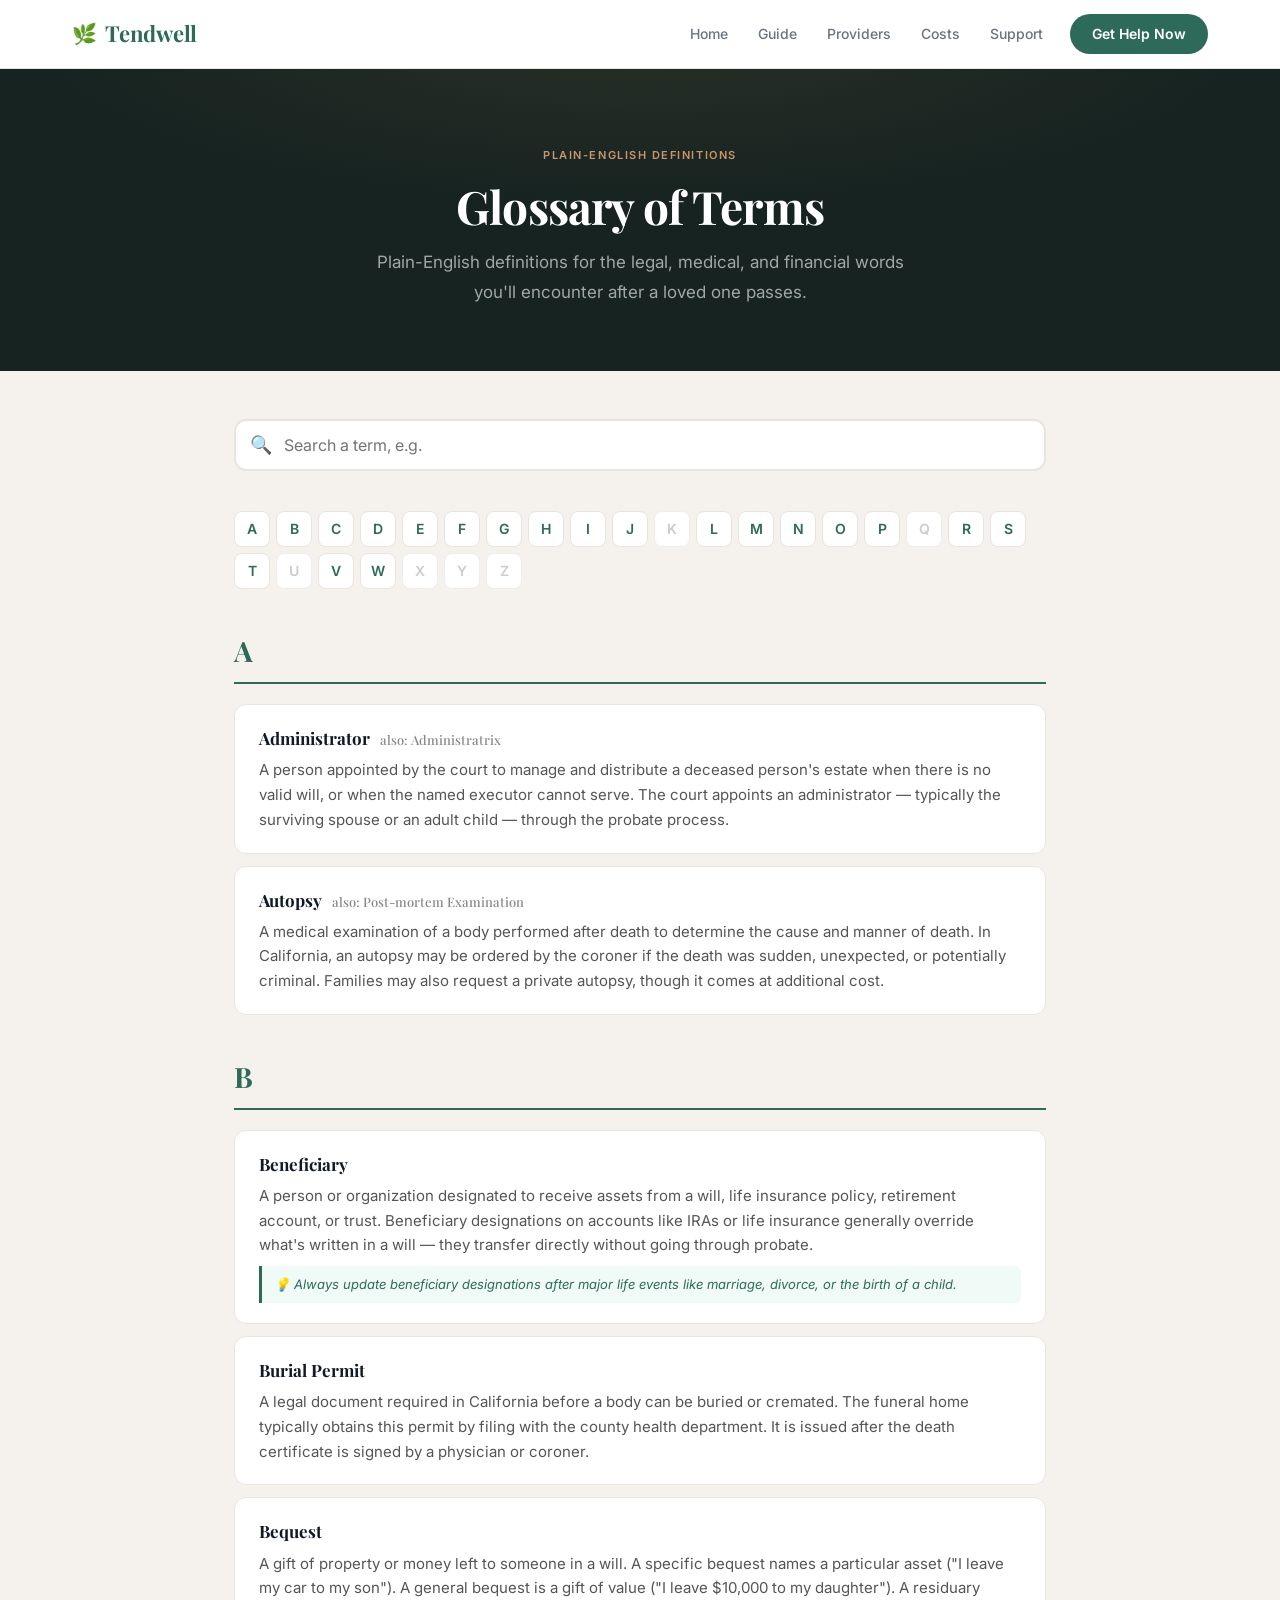
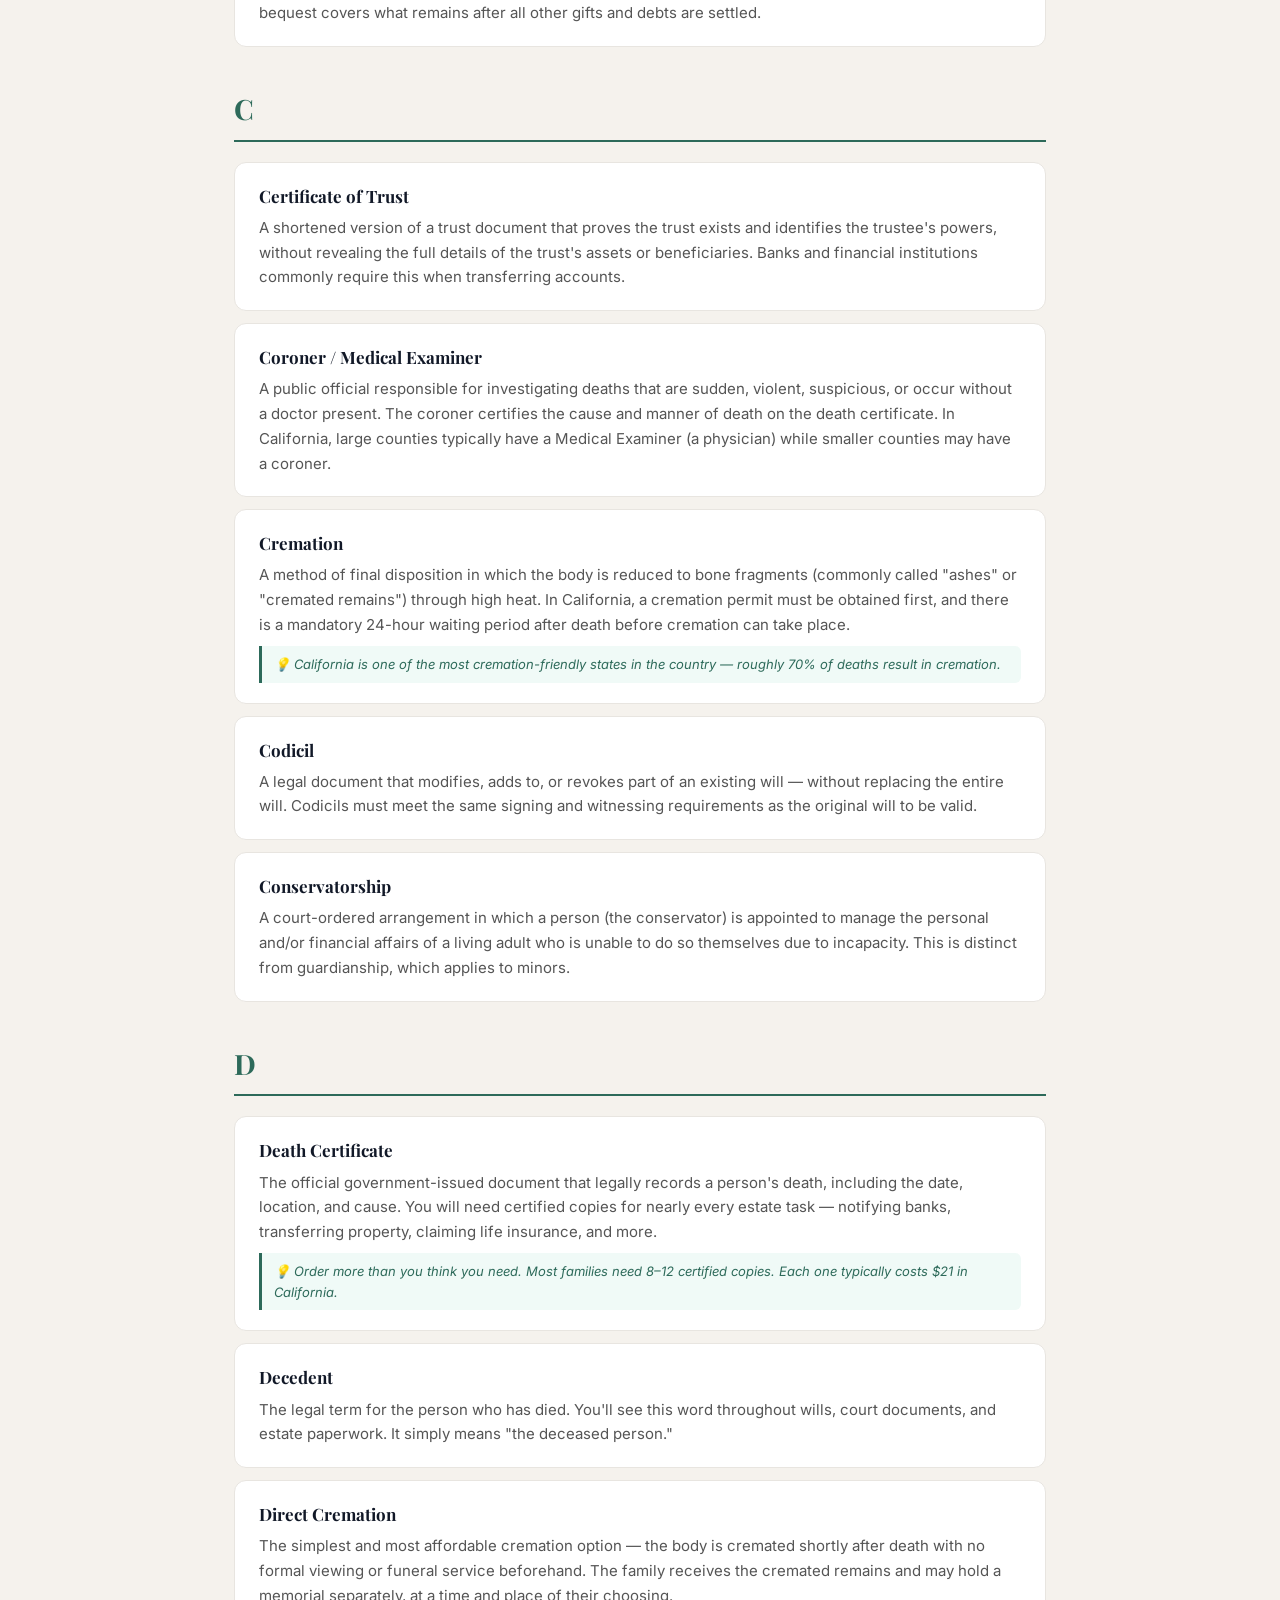
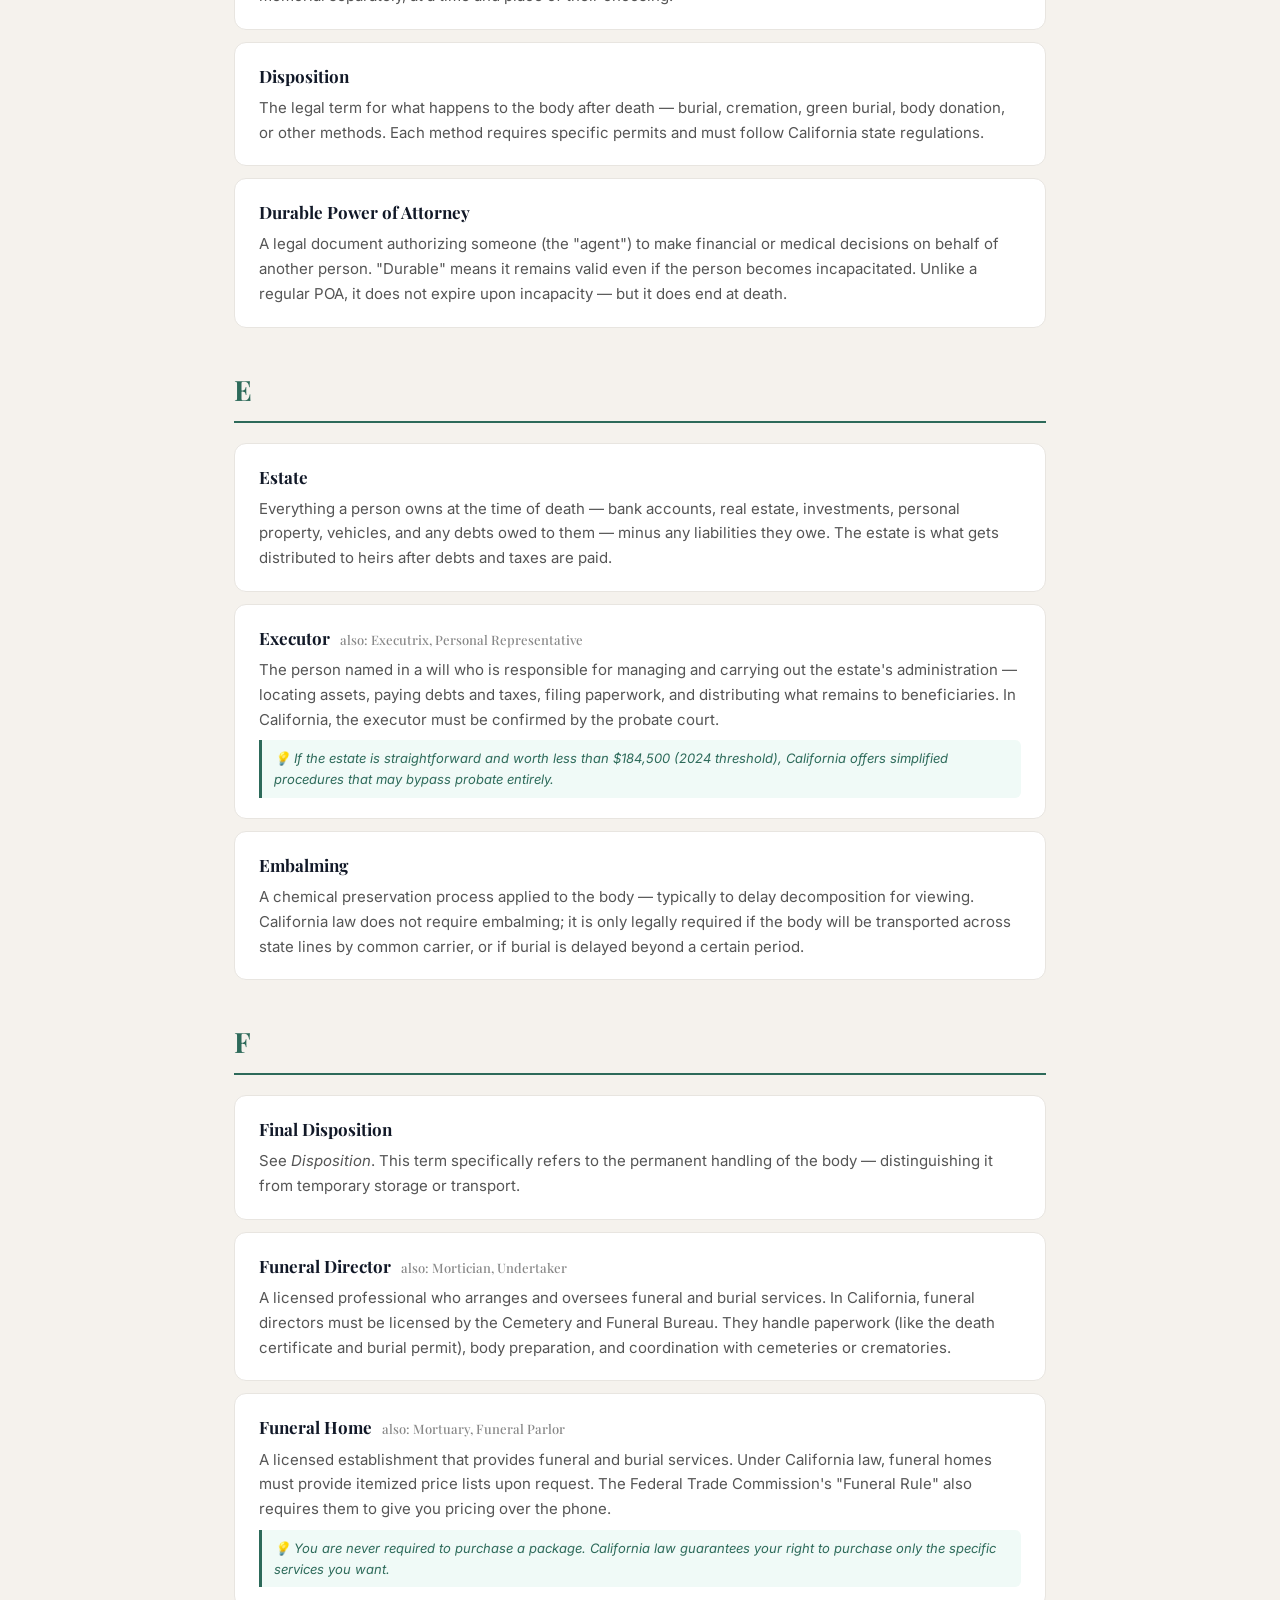
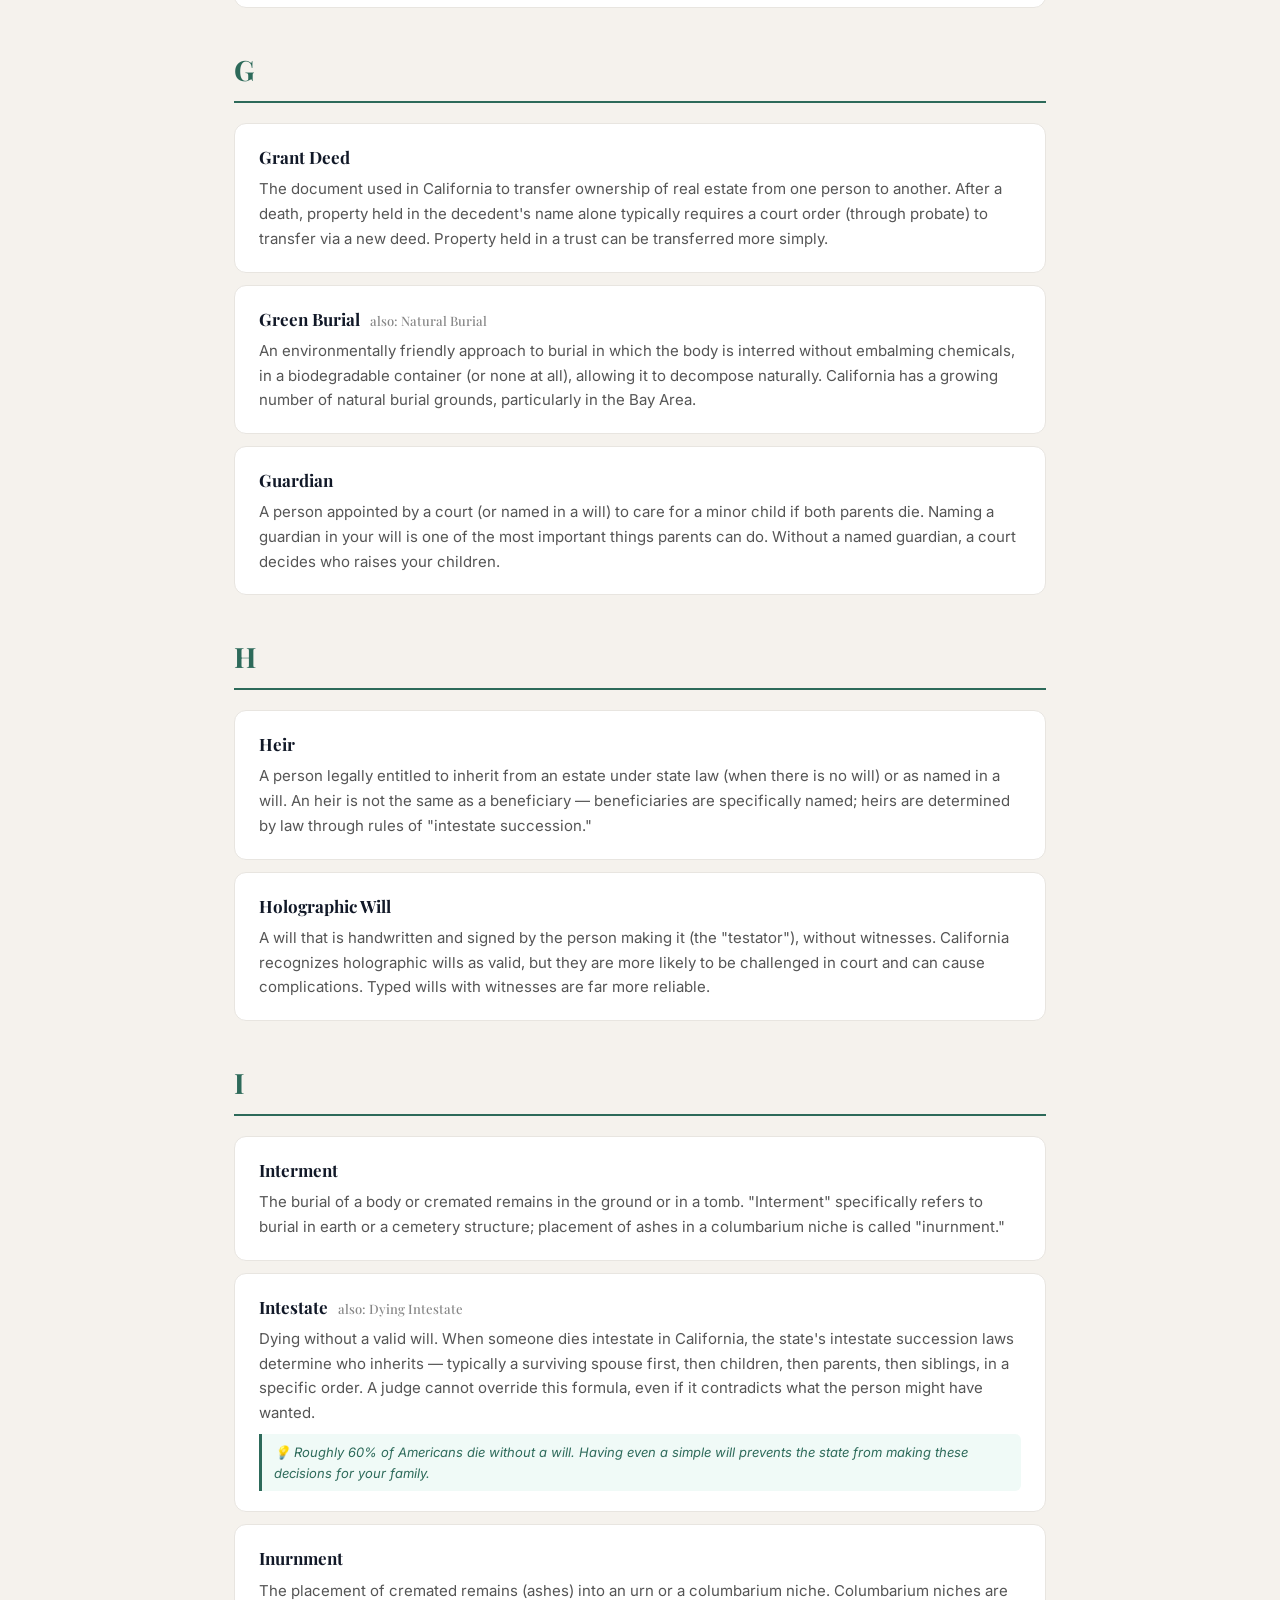
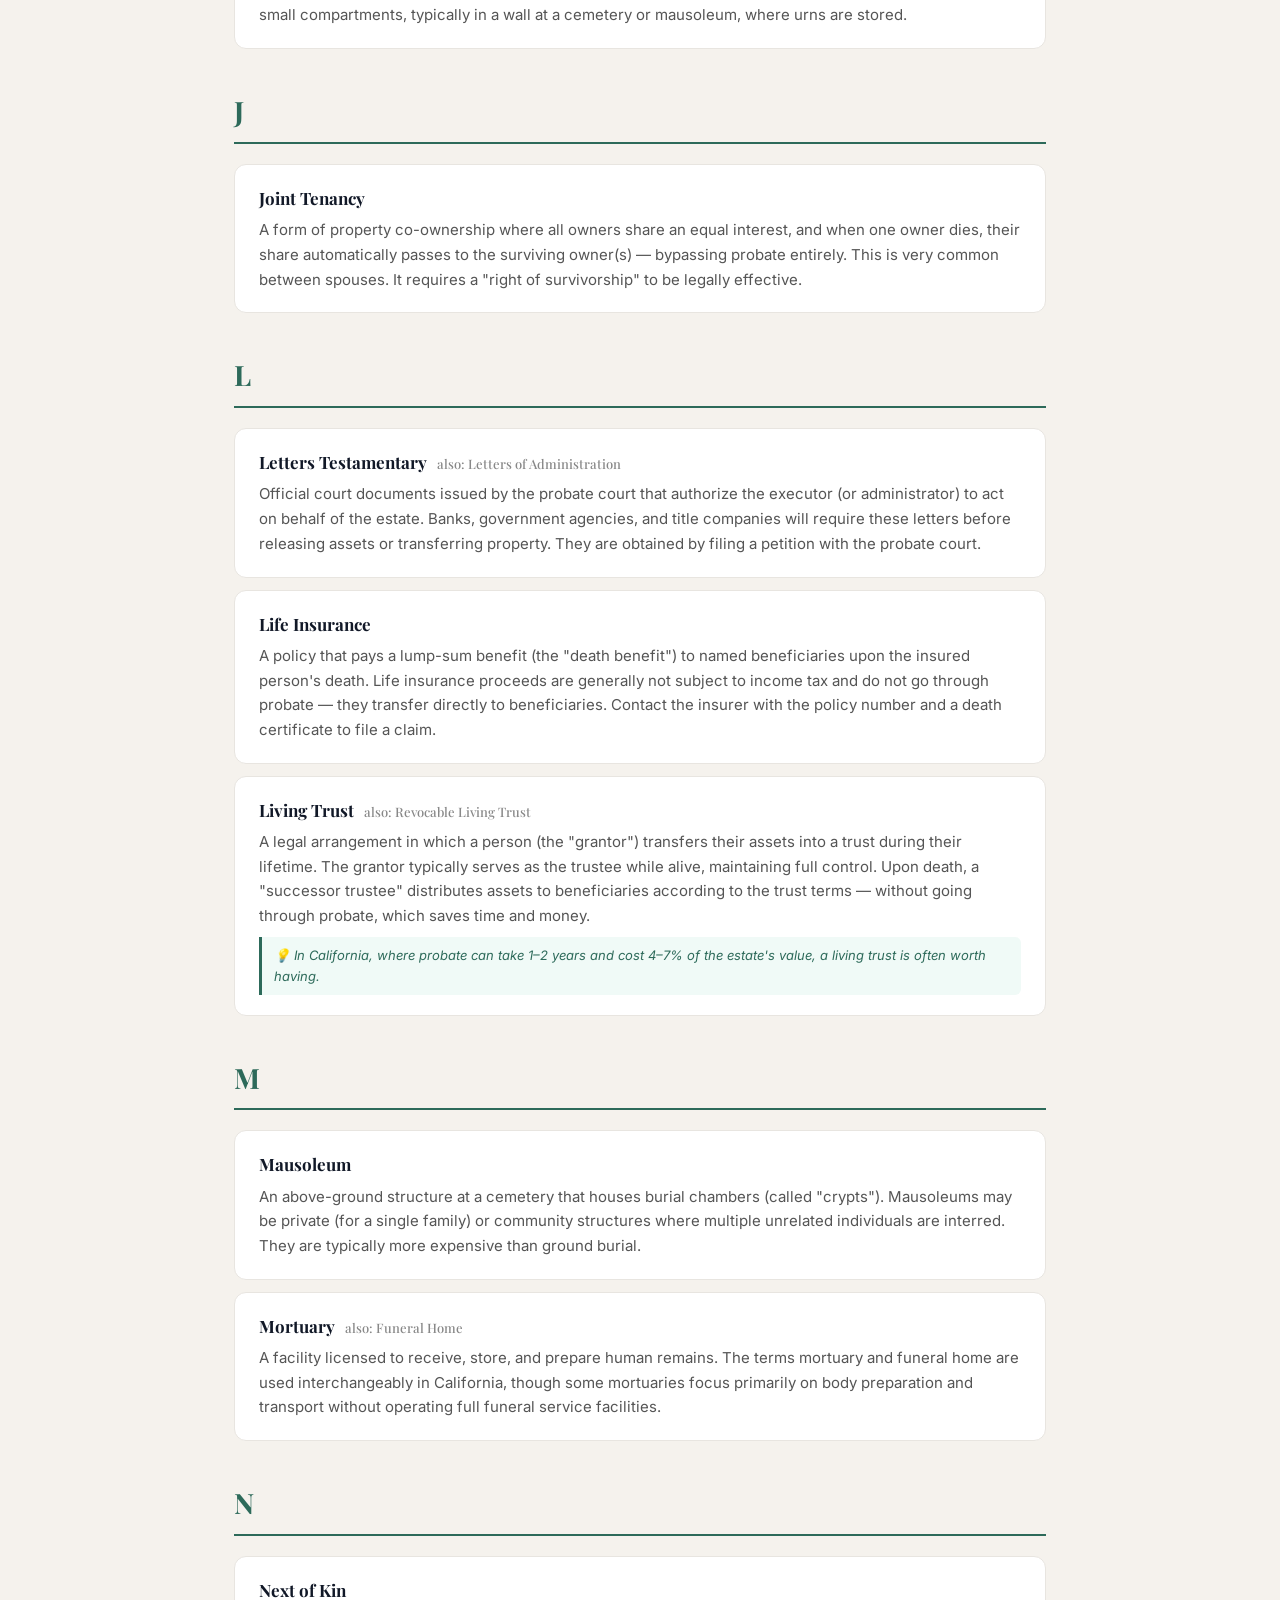
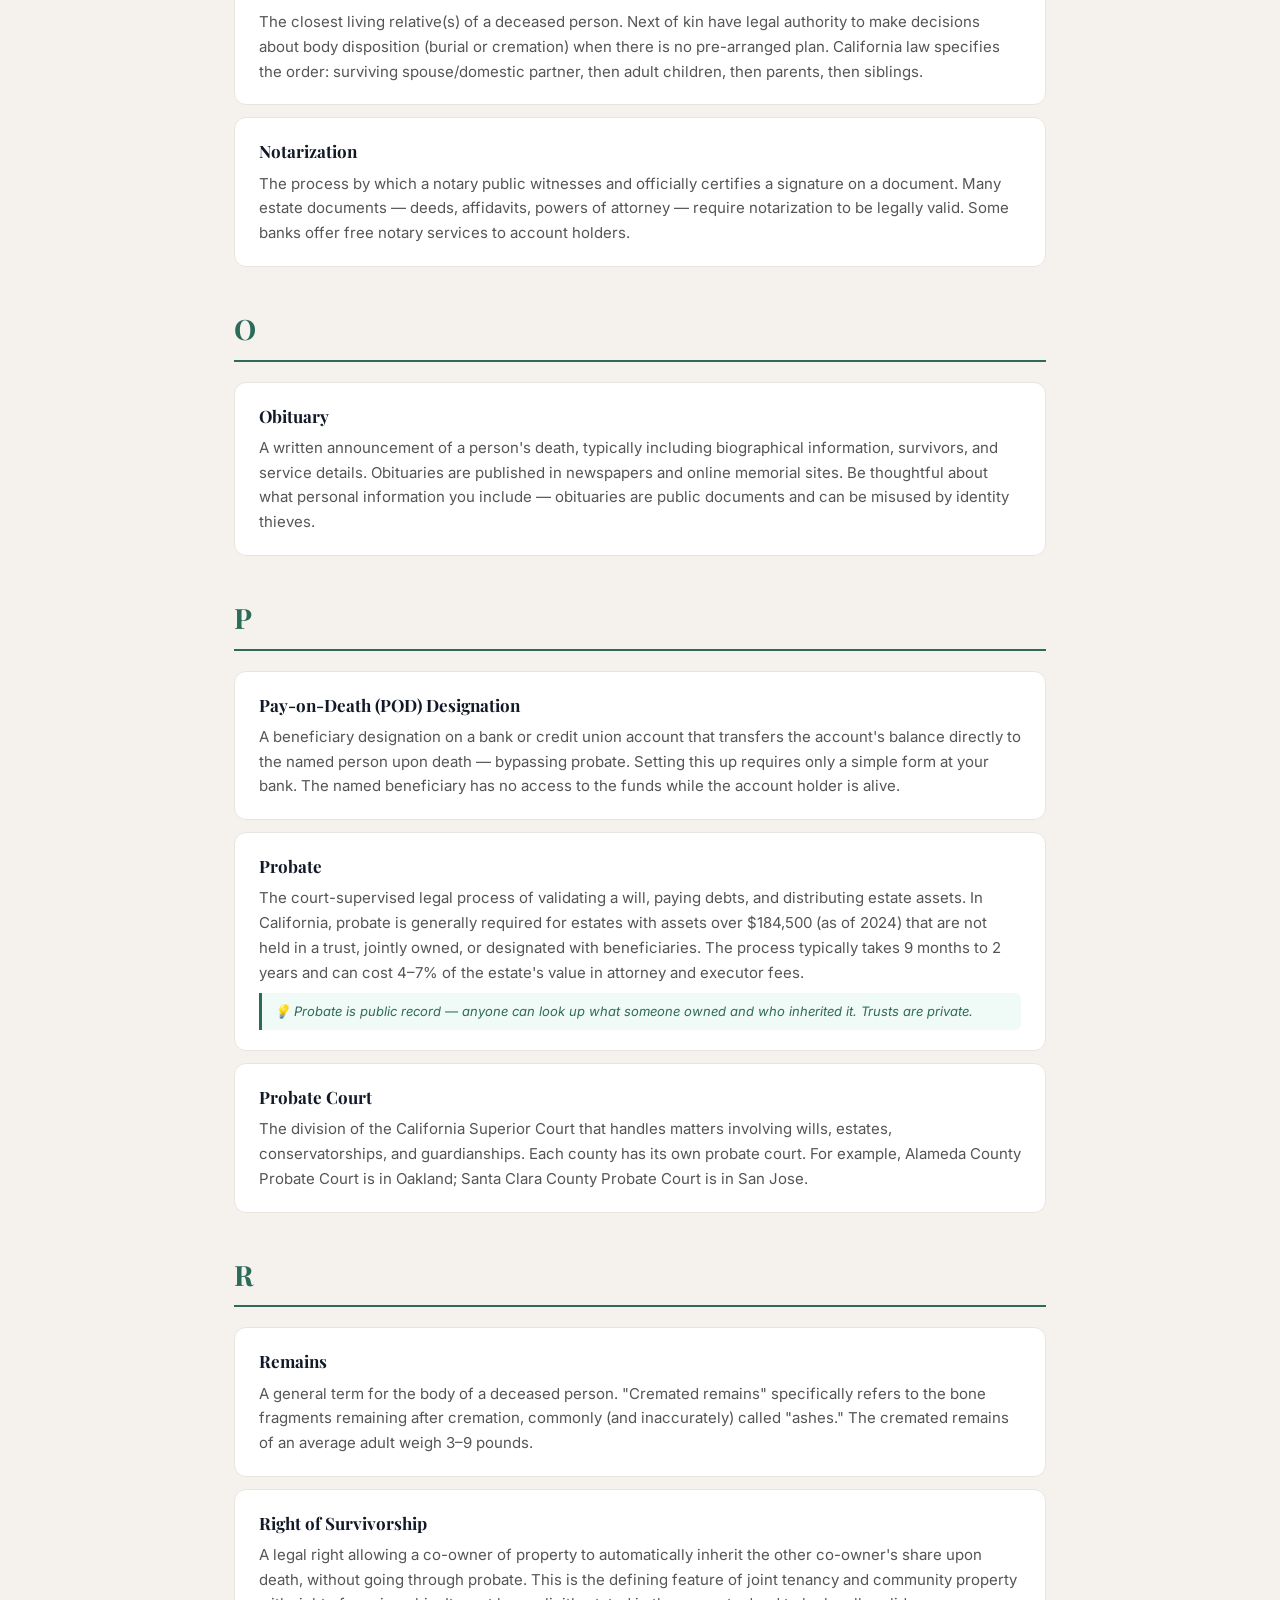
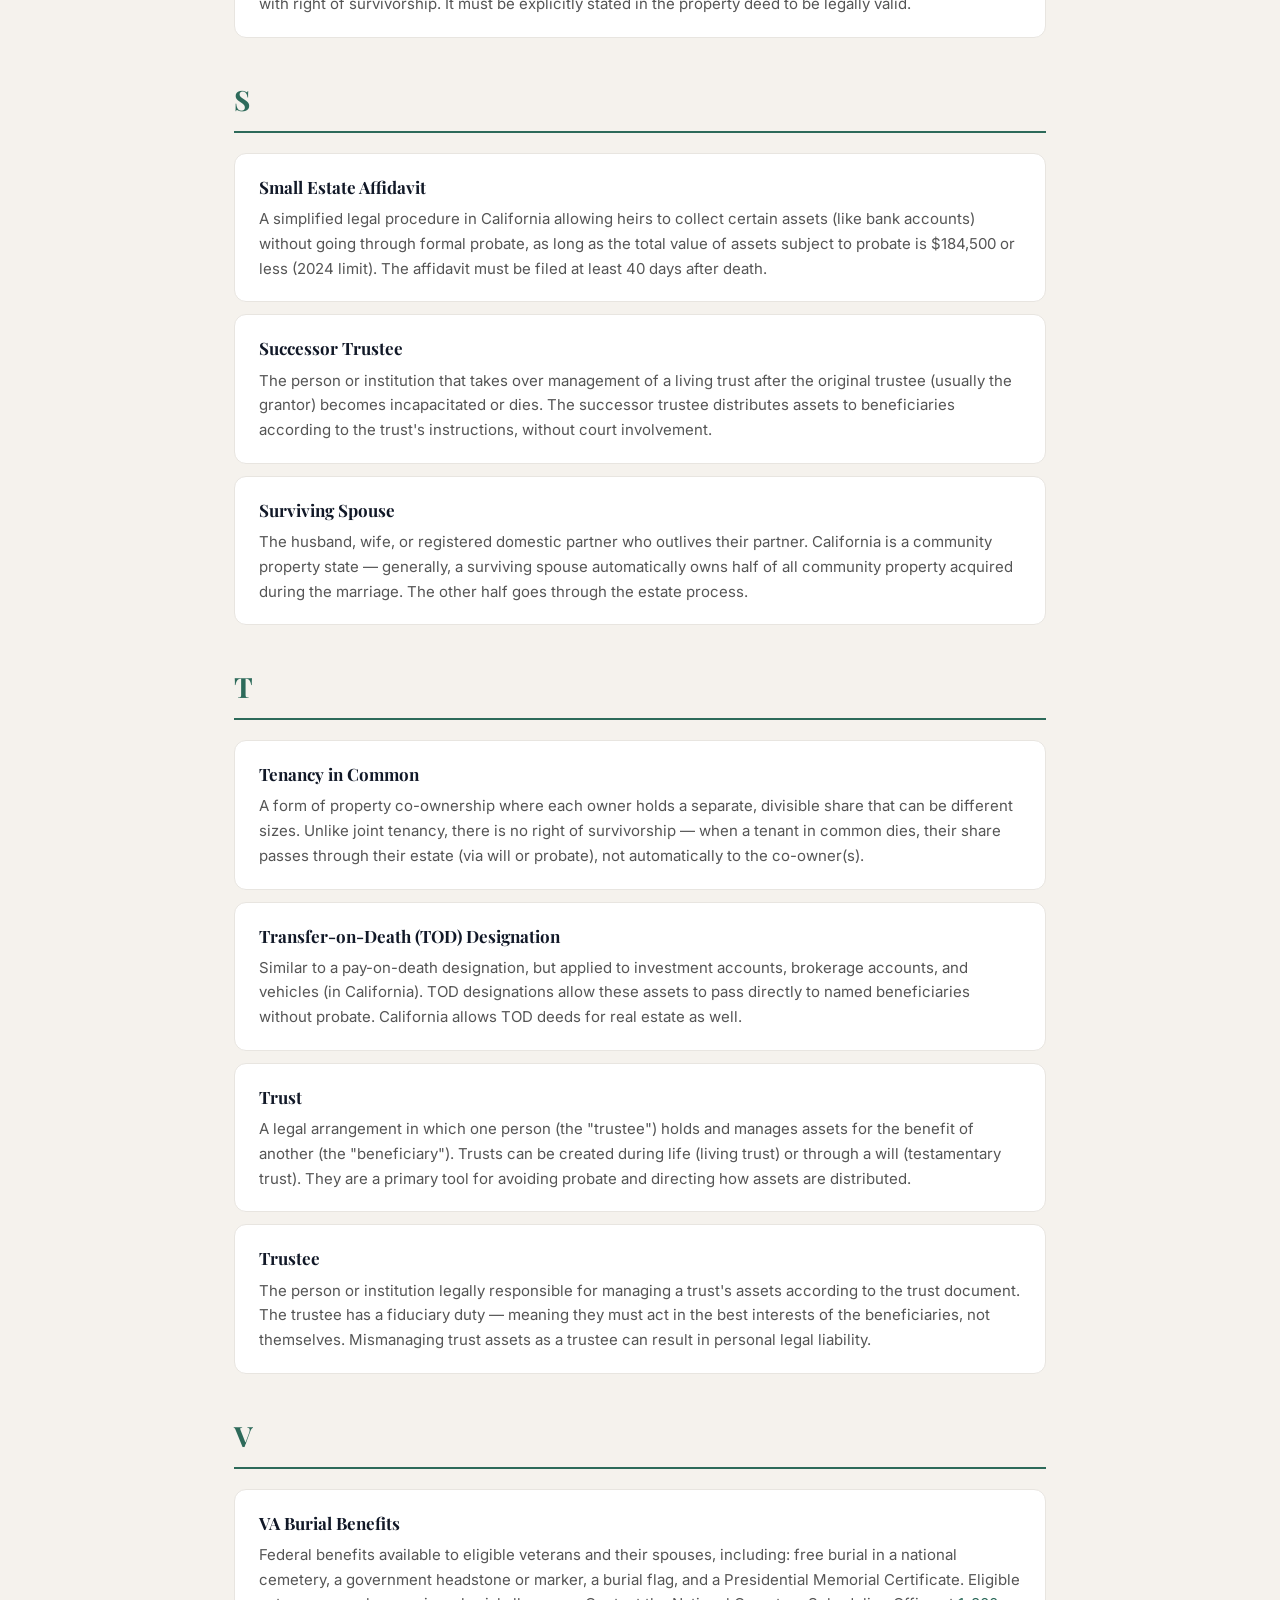
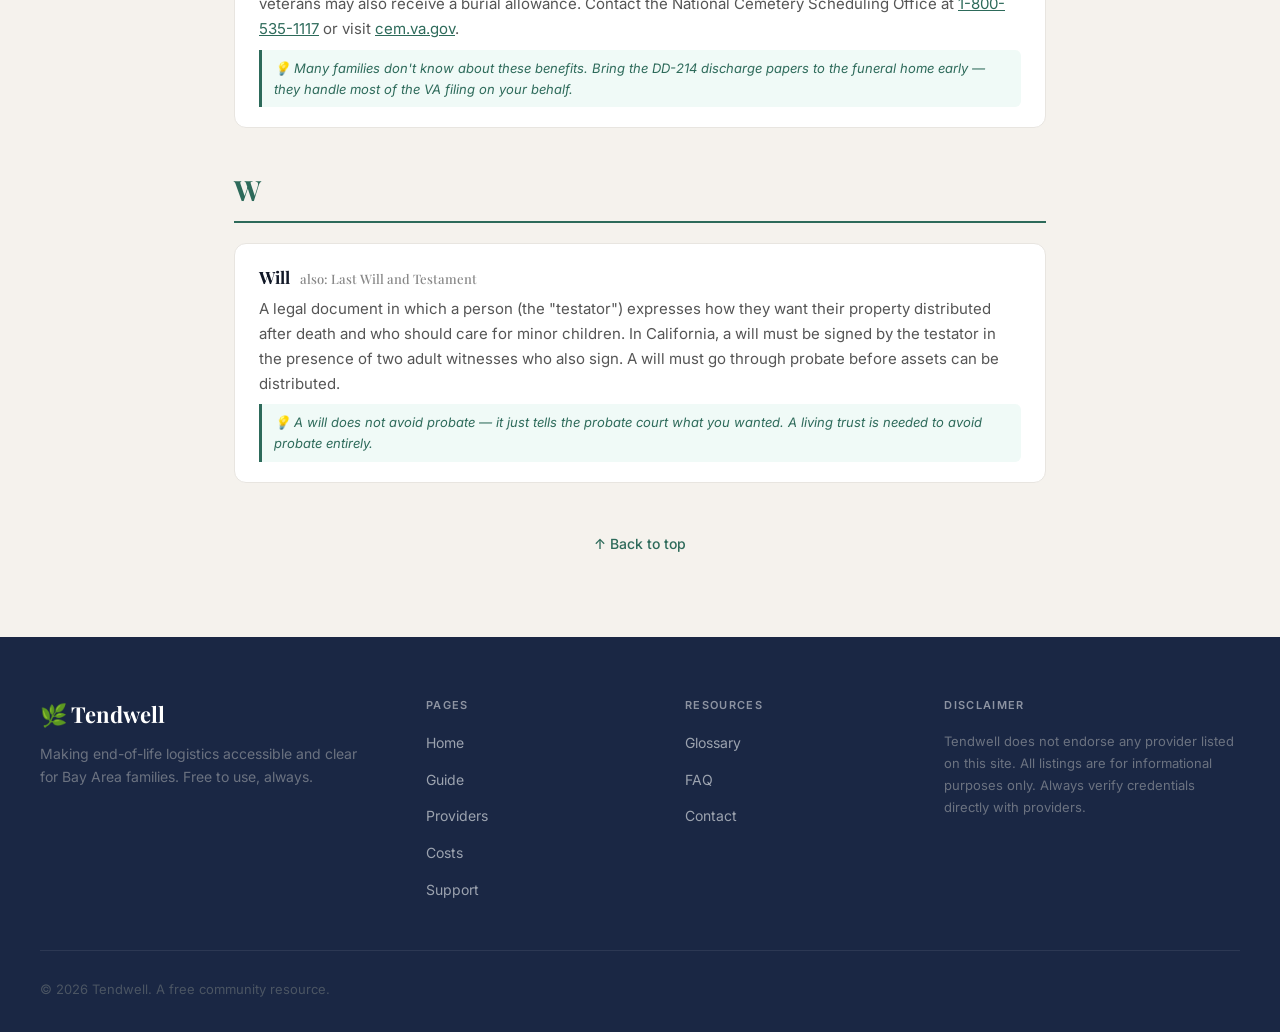
<file: glossary.html>
<!DOCTYPE html>
<html lang="en">
<head>
  <!-- Google tag (gtag.js) -->
  <script async src="https://www.googletagmanager.com/gtag/js?id=G-26GZS6EGLH"></script>
  <script>
    window.dataLayer = window.dataLayer || [];
    function gtag(){dataLayer.push(arguments);}
    gtag('js', new Date());
    gtag('config', 'G-26GZS6EGLH');
  </script>
    <meta charset="UTF-8">
    <meta name="viewport" content="width=device-width, initial-scale=1.0">
    <title>Glossary of Terms — Tendwell</title>
    <link href="https://fonts.googleapis.com/css2?family=Playfair+Display:wght@500;700&family=Inter:wght@400;500;600;700&display=swap" rel="stylesheet">
    <link rel="stylesheet" href="tendwell.css">
    <style>
        * { margin: 0; padding: 0; box-sizing: border-box; }

        html, body {
            font-family: Inter, system-ui, -apple-system, sans-serif;
            background: #F5F2ED;
            color: #2B2B2B;
            line-height: 1.6;
        }

        /* Navigation */
        nav {
            position: sticky;
            top: 0;
            z-index: 50;
            background: rgba(245, 242, 237, 0.92);
            backdrop-filter: blur(12px);
            border-bottom: 1px solid #E8E5E0;
        }
        nav > div {
            max-width: 1200px;
            margin: 0 auto;
            padding: 16px 24px;
            display: flex;
            align-items: center;
            justify-content: space-between;
        }
        .nav-logo {
            text-decoration: none;
            display: flex;
            align-items: center;
            gap: 8px;
        }
        .nav-logo-icon { font-size: 24px; }
        .nav-logo-text { font-weight: 700; font-size: 22px; color: #2D6A5A; }
        .nav-links {
            display: flex;
            gap: 32px;
            font-size: 15px;
            font-weight: 500;
        }
        .nav-links a {
            color: #2B2B2B;
            text-decoration: none;
            transition: color 0.2s ease;
        }
        .nav-links a:hover,
        .nav-links a.active { color: #2D6A5A; }
        .nav-links a.active { font-weight: 600; }

        /* Page layout */
        .page-header {
            background: #2D6A5A;
            padding: 56px 24px 48px;
            text-align: center;
        }
        .page-header h1 {
            font-size: 42px;
            font-weight: 700;
            color: white;
            margin-bottom: 12px;
        }
        .page-header p {
            font-size: 17px;
            color: rgba(255,255,255,0.8);
            max-width: 600px;
            margin: 0 auto;
        }

        .main-content {
            max-width: 860px;
            margin: 0 auto;
            padding: 48px 24px 80px;
        }

        /* Search bar */
        .search-wrap {
            position: relative;
            margin-bottom: 40px;
        }
        .search-wrap input {
            width: 100%;
            padding: 14px 20px 14px 48px;
            border: 2px solid #E8E5E0;
            border-radius: 12px;
            font-size: 16px;
            font-family: Inter, system-ui;
            background: white;
            color: #2B2B2B;
            outline: none;
            transition: border-color 0.2s;
        }
        .search-wrap input:focus { border-color: #2D6A5A; }
        .search-icon {
            position: absolute;
            left: 16px;
            top: 50%;
            transform: translateY(-50%);
            font-size: 18px;
            color: #888;
            pointer-events: none;
        }
        .no-results {
            display: none;
            text-align: center;
            padding: 40px;
            color: #888;
            font-size: 16px;
        }

        /* Letter index */
        .letter-index {
            display: flex;
            flex-wrap: wrap;
            gap: 6px;
            margin-bottom: 40px;
        }
        .letter-index a {
            width: 36px;
            height: 36px;
            display: flex;
            align-items: center;
            justify-content: center;
            border-radius: 8px;
            font-size: 14px;
            font-weight: 600;
            text-decoration: none;
            color: #2D6A5A;
            background: white;
            border: 1px solid #E8E5E0;
            transition: all 0.15s;
        }
        .letter-index a:hover {
            background: #2D6A5A;
            color: white;
            border-color: #2D6A5A;
        }
        .letter-index a.empty {
            color: #CCC;
            border-color: #EEE;
            pointer-events: none;
        }

        /* Letter sections */
        .letter-section {
            margin-bottom: 40px;
        }
        .letter-heading {
            font-family: 'Playfair Display', serif;
            font-size: 28px;
            font-weight: 700;
            color: #2D6A5A;
            border-bottom: 2px solid #2D6A5A;
            padding-bottom: 8px;
            margin-bottom: 20px;
            scroll-margin-top: 80px;
        }

        /* Term cards */
        .term {
            background: white;
            border-radius: 12px;
            padding: 20px 24px;
            margin-bottom: 12px;
            border: 1px solid #E8E5E0;
            transition: box-shadow 0.2s;
        }
        .term:hover { box-shadow: 0 2px 12px rgba(0,0,0,0.07); }
        .term-name {
            font-family: 'Playfair Display', serif;
            font-size: 17px;
            font-weight: 700;
            color: #111827;
            margin-bottom: 6px;
        }
        .term-also {
            font-size: 13px;
            font-weight: 500;
            color: #888;
            margin-left: 6px;
        }
        .term-def {
            font-size: 15px;
            color: #555;
            line-height: 1.65;
        }
        .term-tip {
            margin-top: 8px;
            padding: 8px 12px;
            background: #F0FAF7;
            border-left: 3px solid #2D6A5A;
            border-radius: 0 6px 6px 0;
            font-size: 13px;
            color: #2D6A5A;
            font-style: italic;
        }

        /* Back to top */
        .back-to-top {
            text-align: center;
            margin-top: 48px;
        }
        .back-to-top a {
            color: #2D6A5A;
            text-decoration: none;
            font-size: 14px;
            font-weight: 500;
        }

        @media (max-width: 640px) {
            .page-header h1 { font-size: 30px; }
            .nav-links { gap: 16px; font-size: 13px; }
            .term { padding: 16px 18px; }
        }
    </style>
</head>
<body>
    <!-- Navigation -->
    <nav class="tw-nav">
        <div class="tw-nav-inner">
            <a href="index.html" class="tw-nav-logo">
                <span class="tw-nav-logo-icon">🌿</span>
                <span class="tw-nav-logo-text">Tendwell</span>
            </a>
            <div class="tw-nav-links">
                <a href="index.html">Home</a>
                <a href="guide.html">Guide</a>
                <a href="providers.html">Providers</a>
                <a href="costs.html">Costs</a>
                <a href="support.html">Support</a>
                <a href="guide.html" class="tw-nav-cta">Get Help Now</a>
            </div>
        </div>
    </nav>

    <!-- Page Header -->
    <div class="tw-page-header">
        <span class="tw-page-header-label">Plain-English Definitions</span>
        <h1>Glossary of Terms</h1>
        <p>Plain-English definitions for the legal, medical, and financial words you'll encounter after a loved one passes.</p>
    </div>

    <div class="main-content">

        <!-- Search -->
        <div class="search-wrap">
            <span class="search-icon">🔍</span>
            <input type="text" id="glossary-search" placeholder="Search a term, e.g. "probate" or "executor"…" oninput="filterGlossary()" autocomplete="off">
        </div>

        <!-- Letter Index -->
        <div class="letter-index" id="letter-index">
            <a href="#A">A</a>
            <a href="#B">B</a>
            <a href="#C">C</a>
            <a href="#D">D</a>
            <a href="#E">E</a>
            <a href="#F">F</a>
            <a href="#G">G</a>
            <a href="#H">H</a>
            <a href="#I">I</a>
            <a href="#J">J</a>
            <a href="#K" class="empty">K</a>
            <a href="#L">L</a>
            <a href="#M">M</a>
            <a href="#N">N</a>
            <a href="#O">O</a>
            <a href="#P">P</a>
            <a href="#Q" class="empty">Q</a>
            <a href="#R">R</a>
            <a href="#S">S</a>
            <a href="#T">T</a>
            <a href="#U" class="empty">U</a>
            <a href="#V">V</a>
            <a href="#W">W</a>
            <a href="#X" class="empty">X</a>
            <a href="#Y" class="empty">Y</a>
            <a href="#Z" class="empty">Z</a>
        </div>

        <div id="no-results" class="no-results">No terms match your search. Try a different word.</div>

        <!-- A -->
        <div class="letter-section" id="A">
            <div class="letter-heading">A</div>

            <div class="term">
                <div class="term-name">Administrator <span class="term-also">also: Administratrix</span></div>
                <div class="term-def">A person appointed by the court to manage and distribute a deceased person's estate when there is no valid will, or when the named executor cannot serve. The court appoints an administrator — typically the surviving spouse or an adult child — through the probate process.</div>
            </div>

            <div class="term">
                <div class="term-name">Autopsy <span class="term-also">also: Post-mortem Examination</span></div>
                <div class="term-def">A medical examination of a body performed after death to determine the cause and manner of death. In California, an autopsy may be ordered by the coroner if the death was sudden, unexpected, or potentially criminal. Families may also request a private autopsy, though it comes at additional cost.</div>
            </div>
        </div>

        <!-- B -->
        <div class="letter-section" id="B">
            <div class="letter-heading">B</div>

            <div class="term">
                <div class="term-name">Beneficiary</div>
                <div class="term-def">A person or organization designated to receive assets from a will, life insurance policy, retirement account, or trust. Beneficiary designations on accounts like IRAs or life insurance generally override what's written in a will — they transfer directly without going through probate.</div>
                <div class="term-tip">💡 Always update beneficiary designations after major life events like marriage, divorce, or the birth of a child.</div>
            </div>

            <div class="term">
                <div class="term-name">Burial Permit</div>
                <div class="term-def">A legal document required in California before a body can be buried or cremated. The funeral home typically obtains this permit by filing with the county health department. It is issued after the death certificate is signed by a physician or coroner.</div>
            </div>

            <div class="term">
                <div class="term-name">Bequest</div>
                <div class="term-def">A gift of property or money left to someone in a will. A specific bequest names a particular asset ("I leave my car to my son"). A general bequest is a gift of value ("I leave $10,000 to my daughter"). A residuary bequest covers what remains after all other gifts and debts are settled.</div>
            </div>
        </div>

        <!-- C -->
        <div class="letter-section" id="C">
            <div class="letter-heading">C</div>

            <div class="term">
                <div class="term-name">Certificate of Trust</div>
                <div class="term-def">A shortened version of a trust document that proves the trust exists and identifies the trustee's powers, without revealing the full details of the trust's assets or beneficiaries. Banks and financial institutions commonly require this when transferring accounts.</div>
            </div>

            <div class="term">
                <div class="term-name">Coroner / Medical Examiner</div>
                <div class="term-def">A public official responsible for investigating deaths that are sudden, violent, suspicious, or occur without a doctor present. The coroner certifies the cause and manner of death on the death certificate. In California, large counties typically have a Medical Examiner (a physician) while smaller counties may have a coroner.</div>
            </div>

            <div class="term">
                <div class="term-name">Cremation</div>
                <div class="term-def">A method of final disposition in which the body is reduced to bone fragments (commonly called "ashes" or "cremated remains") through high heat. In California, a cremation permit must be obtained first, and there is a mandatory 24-hour waiting period after death before cremation can take place.</div>
                <div class="term-tip">💡 California is one of the most cremation-friendly states in the country — roughly 70% of deaths result in cremation.</div>
            </div>

            <div class="term">
                <div class="term-name">Codicil</div>
                <div class="term-def">A legal document that modifies, adds to, or revokes part of an existing will — without replacing the entire will. Codicils must meet the same signing and witnessing requirements as the original will to be valid.</div>
            </div>

            <div class="term">
                <div class="term-name">Conservatorship</div>
                <div class="term-def">A court-ordered arrangement in which a person (the conservator) is appointed to manage the personal and/or financial affairs of a living adult who is unable to do so themselves due to incapacity. This is distinct from guardianship, which applies to minors.</div>
            </div>
        </div>

        <!-- D -->
        <div class="letter-section" id="D">
            <div class="letter-heading">D</div>

            <div class="term">
                <div class="term-name">Death Certificate</div>
                <div class="term-def">The official government-issued document that legally records a person's death, including the date, location, and cause. You will need certified copies for nearly every estate task — notifying banks, transferring property, claiming life insurance, and more.</div>
                <div class="term-tip">💡 Order more than you think you need. Most families need 8–12 certified copies. Each one typically costs $21 in California.</div>
            </div>

            <div class="term">
                <div class="term-name">Decedent</div>
                <div class="term-def">The legal term for the person who has died. You'll see this word throughout wills, court documents, and estate paperwork. It simply means "the deceased person."</div>
            </div>

            <div class="term">
                <div class="term-name">Direct Cremation</div>
                <div class="term-def">The simplest and most affordable cremation option — the body is cremated shortly after death with no formal viewing or funeral service beforehand. The family receives the cremated remains and may hold a memorial separately, at a time and place of their choosing.</div>
            </div>

            <div class="term">
                <div class="term-name">Disposition</div>
                <div class="term-def">The legal term for what happens to the body after death — burial, cremation, green burial, body donation, or other methods. Each method requires specific permits and must follow California state regulations.</div>
            </div>

            <div class="term">
                <div class="term-name">Durable Power of Attorney</div>
                <div class="term-def">A legal document authorizing someone (the "agent") to make financial or medical decisions on behalf of another person. "Durable" means it remains valid even if the person becomes incapacitated. Unlike a regular POA, it does not expire upon incapacity — but it does end at death.</div>
            </div>
        </div>

        <!-- E -->
        <div class="letter-section" id="E">
            <div class="letter-heading">E</div>

            <div class="term">
                <div class="term-name">Estate</div>
                <div class="term-def">Everything a person owns at the time of death — bank accounts, real estate, investments, personal property, vehicles, and any debts owed to them — minus any liabilities they owe. The estate is what gets distributed to heirs after debts and taxes are paid.</div>
            </div>

            <div class="term">
                <div class="term-name">Executor <span class="term-also">also: Executrix, Personal Representative</span></div>
                <div class="term-def">The person named in a will who is responsible for managing and carrying out the estate's administration — locating assets, paying debts and taxes, filing paperwork, and distributing what remains to beneficiaries. In California, the executor must be confirmed by the probate court.</div>
                <div class="term-tip">💡 If the estate is straightforward and worth less than $184,500 (2024 threshold), California offers simplified procedures that may bypass probate entirely.</div>
            </div>

            <div class="term">
                <div class="term-name">Embalming</div>
                <div class="term-def">A chemical preservation process applied to the body — typically to delay decomposition for viewing. California law does not require embalming; it is only legally required if the body will be transported across state lines by common carrier, or if burial is delayed beyond a certain period.</div>
            </div>
        </div>

        <!-- F -->
        <div class="letter-section" id="F">
            <div class="letter-heading">F</div>

            <div class="term">
                <div class="term-name">Final Disposition</div>
                <div class="term-def">See <em>Disposition</em>. This term specifically refers to the permanent handling of the body — distinguishing it from temporary storage or transport.</div>
            </div>

            <div class="term">
                <div class="term-name">Funeral Director <span class="term-also">also: Mortician, Undertaker</span></div>
                <div class="term-def">A licensed professional who arranges and oversees funeral and burial services. In California, funeral directors must be licensed by the Cemetery and Funeral Bureau. They handle paperwork (like the death certificate and burial permit), body preparation, and coordination with cemeteries or crematories.</div>
            </div>

            <div class="term">
                <div class="term-name">Funeral Home <span class="term-also">also: Mortuary, Funeral Parlor</span></div>
                <div class="term-def">A licensed establishment that provides funeral and burial services. Under California law, funeral homes must provide itemized price lists upon request. The Federal Trade Commission's "Funeral Rule" also requires them to give you pricing over the phone.</div>
                <div class="term-tip">💡 You are never required to purchase a package. California law guarantees your right to purchase only the specific services you want.</div>
            </div>
        </div>

        <!-- G -->
        <div class="letter-section" id="G">
            <div class="letter-heading">G</div>

            <div class="term">
                <div class="term-name">Grant Deed</div>
                <div class="term-def">The document used in California to transfer ownership of real estate from one person to another. After a death, property held in the decedent's name alone typically requires a court order (through probate) to transfer via a new deed. Property held in a trust can be transferred more simply.</div>
            </div>

            <div class="term">
                <div class="term-name">Green Burial <span class="term-also">also: Natural Burial</span></div>
                <div class="term-def">An environmentally friendly approach to burial in which the body is interred without embalming chemicals, in a biodegradable container (or none at all), allowing it to decompose naturally. California has a growing number of natural burial grounds, particularly in the Bay Area.</div>
            </div>

            <div class="term">
                <div class="term-name">Guardian</div>
                <div class="term-def">A person appointed by a court (or named in a will) to care for a minor child if both parents die. Naming a guardian in your will is one of the most important things parents can do. Without a named guardian, a court decides who raises your children.</div>
            </div>
        </div>

        <!-- H -->
        <div class="letter-section" id="H">
            <div class="letter-heading">H</div>

            <div class="term">
                <div class="term-name">Heir</div>
                <div class="term-def">A person legally entitled to inherit from an estate under state law (when there is no will) or as named in a will. An heir is not the same as a beneficiary — beneficiaries are specifically named; heirs are determined by law through rules of "intestate succession."</div>
            </div>

            <div class="term">
                <div class="term-name">Holographic Will</div>
                <div class="term-def">A will that is handwritten and signed by the person making it (the "testator"), without witnesses. California recognizes holographic wills as valid, but they are more likely to be challenged in court and can cause complications. Typed wills with witnesses are far more reliable.</div>
            </div>
        </div>

        <!-- I -->
        <div class="letter-section" id="I">
            <div class="letter-heading">I</div>

            <div class="term">
                <div class="term-name">Interment</div>
                <div class="term-def">The burial of a body or cremated remains in the ground or in a tomb. "Interment" specifically refers to burial in earth or a cemetery structure; placement of ashes in a columbarium niche is called "inurnment."</div>
            </div>

            <div class="term">
                <div class="term-name">Intestate <span class="term-also">also: Dying Intestate</span></div>
                <div class="term-def">Dying without a valid will. When someone dies intestate in California, the state's intestate succession laws determine who inherits — typically a surviving spouse first, then children, then parents, then siblings, in a specific order. A judge cannot override this formula, even if it contradicts what the person might have wanted.</div>
                <div class="term-tip">💡 Roughly 60% of Americans die without a will. Having even a simple will prevents the state from making these decisions for your family.</div>
            </div>

            <div class="term">
                <div class="term-name">Inurnment</div>
                <div class="term-def">The placement of cremated remains (ashes) into an urn or a columbarium niche. Columbarium niches are small compartments, typically in a wall at a cemetery or mausoleum, where urns are stored.</div>
            </div>
        </div>

        <!-- J -->
        <div class="letter-section" id="J">
            <div class="letter-heading">J</div>

            <div class="term">
                <div class="term-name">Joint Tenancy</div>
                <div class="term-def">A form of property co-ownership where all owners share an equal interest, and when one owner dies, their share automatically passes to the surviving owner(s) — bypassing probate entirely. This is very common between spouses. It requires a "right of survivorship" to be legally effective.</div>
            </div>
        </div>

        <!-- L -->
        <div class="letter-section" id="L">
            <div class="letter-heading">L</div>

            <div class="term">
                <div class="term-name">Letters Testamentary <span class="term-also">also: Letters of Administration</span></div>
                <div class="term-def">Official court documents issued by the probate court that authorize the executor (or administrator) to act on behalf of the estate. Banks, government agencies, and title companies will require these letters before releasing assets or transferring property. They are obtained by filing a petition with the probate court.</div>
            </div>

            <div class="term">
                <div class="term-name">Life Insurance</div>
                <div class="term-def">A policy that pays a lump-sum benefit (the "death benefit") to named beneficiaries upon the insured person's death. Life insurance proceeds are generally not subject to income tax and do not go through probate — they transfer directly to beneficiaries. Contact the insurer with the policy number and a death certificate to file a claim.</div>
            </div>

            <div class="term">
                <div class="term-name">Living Trust <span class="term-also">also: Revocable Living Trust</span></div>
                <div class="term-def">A legal arrangement in which a person (the "grantor") transfers their assets into a trust during their lifetime. The grantor typically serves as the trustee while alive, maintaining full control. Upon death, a "successor trustee" distributes assets to beneficiaries according to the trust terms — without going through probate, which saves time and money.</div>
                <div class="term-tip">💡 In California, where probate can take 1–2 years and cost 4–7% of the estate's value, a living trust is often worth having.</div>
            </div>
        </div>

        <!-- M -->
        <div class="letter-section" id="M">
            <div class="letter-heading">M</div>

            <div class="term">
                <div class="term-name">Mausoleum</div>
                <div class="term-def">An above-ground structure at a cemetery that houses burial chambers (called "crypts"). Mausoleums may be private (for a single family) or community structures where multiple unrelated individuals are interred. They are typically more expensive than ground burial.</div>
            </div>

            <div class="term">
                <div class="term-name">Mortuary <span class="term-also">also: Funeral Home</span></div>
                <div class="term-def">A facility licensed to receive, store, and prepare human remains. The terms mortuary and funeral home are used interchangeably in California, though some mortuaries focus primarily on body preparation and transport without operating full funeral service facilities.</div>
            </div>
        </div>

        <!-- N -->
        <div class="letter-section" id="N">
            <div class="letter-heading">N</div>

            <div class="term">
                <div class="term-name">Next of Kin</div>
                <div class="term-def">The closest living relative(s) of a deceased person. Next of kin have legal authority to make decisions about body disposition (burial or cremation) when there is no pre-arranged plan. California law specifies the order: surviving spouse/domestic partner, then adult children, then parents, then siblings.</div>
            </div>

            <div class="term">
                <div class="term-name">Notarization</div>
                <div class="term-def">The process by which a notary public witnesses and officially certifies a signature on a document. Many estate documents — deeds, affidavits, powers of attorney — require notarization to be legally valid. Some banks offer free notary services to account holders.</div>
            </div>
        </div>

        <!-- O -->
        <div class="letter-section" id="O">
            <div class="letter-heading">O</div>

            <div class="term">
                <div class="term-name">Obituary</div>
                <div class="term-def">A written announcement of a person's death, typically including biographical information, survivors, and service details. Obituaries are published in newspapers and online memorial sites. Be thoughtful about what personal information you include — obituaries are public documents and can be misused by identity thieves.</div>
            </div>
        </div>

        <!-- P -->
        <div class="letter-section" id="P">
            <div class="letter-heading">P</div>

            <div class="term">
                <div class="term-name">Pay-on-Death (POD) Designation</div>
                <div class="term-def">A beneficiary designation on a bank or credit union account that transfers the account's balance directly to the named person upon death — bypassing probate. Setting this up requires only a simple form at your bank. The named beneficiary has no access to the funds while the account holder is alive.</div>
            </div>

            <div class="term">
                <div class="term-name">Probate</div>
                <div class="term-def">The court-supervised legal process of validating a will, paying debts, and distributing estate assets. In California, probate is generally required for estates with assets over $184,500 (as of 2024) that are not held in a trust, jointly owned, or designated with beneficiaries. The process typically takes 9 months to 2 years and can cost 4–7% of the estate's value in attorney and executor fees.</div>
                <div class="term-tip">💡 Probate is public record — anyone can look up what someone owned and who inherited it. Trusts are private.</div>
            </div>

            <div class="term">
                <div class="term-name">Probate Court</div>
                <div class="term-def">The division of the California Superior Court that handles matters involving wills, estates, conservatorships, and guardianships. Each county has its own probate court. For example, Alameda County Probate Court is in Oakland; Santa Clara County Probate Court is in San Jose.</div>
            </div>
        </div>

        <!-- R -->
        <div class="letter-section" id="R">
            <div class="letter-heading">R</div>

            <div class="term">
                <div class="term-name">Remains</div>
                <div class="term-def">A general term for the body of a deceased person. "Cremated remains" specifically refers to the bone fragments remaining after cremation, commonly (and inaccurately) called "ashes." The cremated remains of an average adult weigh 3–9 pounds.</div>
            </div>

            <div class="term">
                <div class="term-name">Right of Survivorship</div>
                <div class="term-def">A legal right allowing a co-owner of property to automatically inherit the other co-owner's share upon death, without going through probate. This is the defining feature of joint tenancy and community property with right of survivorship. It must be explicitly stated in the property deed to be legally valid.</div>
            </div>
        </div>

        <!-- S -->
        <div class="letter-section" id="S">
            <div class="letter-heading">S</div>

            <div class="term">
                <div class="term-name">Small Estate Affidavit</div>
                <div class="term-def">A simplified legal procedure in California allowing heirs to collect certain assets (like bank accounts) without going through formal probate, as long as the total value of assets subject to probate is $184,500 or less (2024 limit). The affidavit must be filed at least 40 days after death.</div>
            </div>

            <div class="term">
                <div class="term-name">Successor Trustee</div>
                <div class="term-def">The person or institution that takes over management of a living trust after the original trustee (usually the grantor) becomes incapacitated or dies. The successor trustee distributes assets to beneficiaries according to the trust's instructions, without court involvement.</div>
            </div>

            <div class="term">
                <div class="term-name">Surviving Spouse</div>
                <div class="term-def">The husband, wife, or registered domestic partner who outlives their partner. California is a community property state — generally, a surviving spouse automatically owns half of all community property acquired during the marriage. The other half goes through the estate process.</div>
            </div>
        </div>

        <!-- T -->
        <div class="letter-section" id="T">
            <div class="letter-heading">T</div>

            <div class="term">
                <div class="term-name">Tenancy in Common</div>
                <div class="term-def">A form of property co-ownership where each owner holds a separate, divisible share that can be different sizes. Unlike joint tenancy, there is no right of survivorship — when a tenant in common dies, their share passes through their estate (via will or probate), not automatically to the co-owner(s).</div>
            </div>

            <div class="term">
                <div class="term-name">Transfer-on-Death (TOD) Designation</div>
                <div class="term-def">Similar to a pay-on-death designation, but applied to investment accounts, brokerage accounts, and vehicles (in California). TOD designations allow these assets to pass directly to named beneficiaries without probate. California allows TOD deeds for real estate as well.</div>
            </div>

            <div class="term">
                <div class="term-name">Trust</div>
                <div class="term-def">A legal arrangement in which one person (the "trustee") holds and manages assets for the benefit of another (the "beneficiary"). Trusts can be created during life (living trust) or through a will (testamentary trust). They are a primary tool for avoiding probate and directing how assets are distributed.</div>
            </div>

            <div class="term">
                <div class="term-name">Trustee</div>
                <div class="term-def">The person or institution legally responsible for managing a trust's assets according to the trust document. The trustee has a fiduciary duty — meaning they must act in the best interests of the beneficiaries, not themselves. Mismanaging trust assets as a trustee can result in personal legal liability.</div>
            </div>
        </div>

        <!-- V -->
        <div class="letter-section" id="V">
            <div class="letter-heading">V</div>

            <div class="term">
                <div class="term-name">VA Burial Benefits</div>
                <div class="term-def">Federal benefits available to eligible veterans and their spouses, including: free burial in a national cemetery, a government headstone or marker, a burial flag, and a Presidential Memorial Certificate. Eligible veterans may also receive a burial allowance. Contact the National Cemetery Scheduling Office at <a href="tel:18005351117" style="color:#2D6A5A;">1-800-535-1117</a> or visit <a href="https://www.cem.va.gov" target="_blank" rel="noopener" style="color:#2D6A5A;">cem.va.gov</a>.</div>
                <div class="term-tip">💡 Many families don't know about these benefits. Bring the DD-214 discharge papers to the funeral home early — they handle most of the VA filing on your behalf.</div>
            </div>
        </div>

        <!-- W -->
        <div class="letter-section" id="W">
            <div class="letter-heading">W</div>

            <div class="term">
                <div class="term-name">Will <span class="term-also">also: Last Will and Testament</span></div>
                <div class="term-def">A legal document in which a person (the "testator") expresses how they want their property distributed after death and who should care for minor children. In California, a will must be signed by the testator in the presence of two adult witnesses who also sign. A will must go through probate before assets can be distributed.</div>
                <div class="term-tip">💡 A will does not avoid probate — it just tells the probate court what you wanted. A living trust is needed to avoid probate entirely.</div>
            </div>
        </div>

        <div class="back-to-top">
            <a href="#top">↑ Back to top</a>
        </div>

    </div><!-- end main-content -->

    <!-- Footer -->
    <footer class="tw-footer">
        <div class="tw-footer-inner">
            <div class="tw-footer-grid">
                <div>
                    <div class="tw-footer-brand-name">🌿 Tendwell</div>
                    <p class="tw-footer-tagline">Making end-of-life logistics accessible and clear for Bay Area families. Free to use, always.</p>
                </div>
                <div>
                    <div class="tw-footer-col-title">Pages</div>
                    <ul class="tw-footer-links">
                        <li><a href="index.html">Home</a></li>
                        <li><a href="guide.html">Guide</a></li>
                        <li><a href="providers.html">Providers</a></li>
                        <li><a href="costs.html">Costs</a></li>
                        <li><a href="support.html">Support</a></li>
                    </ul>
                </div>
                <div>
                    <div class="tw-footer-col-title">Resources</div>
                    <ul class="tw-footer-links">
                        <li><a href="glossary.html">Glossary</a></li>
                        <li><a href="faq.html">FAQ</a></li>
                        <li><a href="mailto:hello@tendwell.com">Contact</a></li>
                    </ul>
                </div>
                <div>
                    <div class="tw-footer-col-title">Disclaimer</div>
                    <p class="tw-footer-disclaimer">Tendwell does not endorse any provider listed on this site. All listings are for informational purposes only. Always verify credentials directly with providers.</p>
                </div>
            </div>
            <div class="tw-footer-bottom">
                <span>© 2026 Tendwell. A free community resource.</span>
            </div>
        </div>
    </footer>

    <script>
        function filterGlossary() {
            const query = document.getElementById('glossary-search').value.toLowerCase().trim();
            const terms = document.querySelectorAll('.term');
            const sections = document.querySelectorAll('.letter-section');
            const noResults = document.getElementById('no-results');
            const letterIndex = document.getElementById('letter-index');

            let totalVisible = 0;

            sections.forEach(section => {
                let sectionHasVisible = false;
                const sectionTerms = section.querySelectorAll('.term');
                sectionTerms.forEach(term => {
                    const text = term.textContent.toLowerCase();
                    if (!query || text.includes(query)) {
                        term.style.display = '';
                        sectionHasVisible = true;
                        totalVisible++;
                    } else {
                        term.style.display = 'none';
                    }
                });
                section.style.display = sectionHasVisible ? '' : 'none';
            });

            noResults.style.display = totalVisible === 0 ? 'block' : 'none';
            letterIndex.style.display = query ? 'none' : 'flex';
        }
    </script>
</body>
</html>
</file>
<file: tendwell.css>
/* =====================================================
   TENDWELL DESIGN SYSTEM
   Inspired by Empathy.com
   Fonts: Playfair Display (display/serif) + Inter (body)
   ===================================================== */

/* ---- CSS Custom Properties ---- */
:root {
  --font-display: 'Playfair Display', Georgia, 'Times New Roman', serif;
  --font-body: 'Inter', system-ui, -apple-system, sans-serif;

  /* Palette */
  --bg:           #FAFAF8;
  --bg-warm:      #F5F2ED;
  --bg-dark:      #162320;
  --bg-dark-alt:  #1C2E2B;
  --white:        #FFFFFF;
  --primary:      #2D6A5A;
  --primary-dark: #1E4A3C;
  --accent:       #C8956C;
  --accent-light: rgba(200, 149, 108, 0.15);
  --text:         #111827;
  --text-muted:   #6B7280;
  --text-light:   #9CA3AF;
  --border:       #E8E5E0;
  --border-light: rgba(0,0,0,0.06);

  /* Spacing */
  --section-y:    88px;
  --section-y-sm: 56px;
  --container:    1200px;

  /* Shapes */
  --radius-card: 20px;
  --radius-btn:  100px;
  --radius-sm:   10px;

  /* Shadows */
  --shadow-card:  0 2px 20px rgba(0,0,0,0.06);
  --shadow-hover: 0 10px 40px rgba(0,0,0,0.12);
  --shadow-nav:   0 1px 0 var(--border);
}

/* ---- Base Reset ---- */
*, *::before, *::after { margin: 0; padding: 0; box-sizing: border-box; }
html { scroll-behavior: smooth; }
body {
  font-family: var(--font-body);
  background: var(--bg);
  color: var(--text);
  line-height: 1.6;
  -webkit-font-smoothing: antialiased;
  -moz-osx-font-smoothing: grayscale;
}

/* =====================================================
   NAVIGATION
   ===================================================== */
.tw-nav {
  position: sticky;
  top: 0;
  z-index: 100;
  background: rgba(255,255,255,0.96);
  backdrop-filter: blur(12px);
  -webkit-backdrop-filter: blur(12px);
  border-bottom: 1px solid var(--border);
}

.tw-nav-inner {
  max-width: var(--container);
  margin: 0 auto;
  padding: 0 32px;
  height: 68px;
  display: flex;
  align-items: center;
  justify-content: space-between;
}

.tw-nav-logo {
  text-decoration: none;
  display: flex;
  align-items: center;
  gap: 8px;
  flex-shrink: 0;
}

.tw-nav-logo-icon { font-size: 20px; line-height: 1; }

.tw-nav-logo-text {
  font-family: var(--font-display);
  font-size: 22px;
  font-weight: 700;
  color: var(--primary);
  letter-spacing: -0.01em;
}

.tw-nav-links {
  display: flex;
  align-items: center;
  gap: 4px;
}

.tw-nav-links a {
  padding: 7px 13px;
  font-size: 14px;
  font-weight: 500;
  color: var(--text-muted);
  text-decoration: none;
  border-radius: 8px;
  transition: color 0.18s, background 0.18s;
  white-space: nowrap;
}

.tw-nav-links a:hover {
  color: var(--text);
  background: var(--bg-warm);
}

.tw-nav-links a.tw-active {
  color: var(--primary);
  font-weight: 600;
}

.tw-nav-cta {
  margin-left: 10px;
  padding: 9px 22px !important;
  background: var(--primary) !important;
  color: white !important;
  border-radius: var(--radius-btn) !important;
  font-weight: 600 !important;
  font-size: 14px !important;
  transition: background 0.18s, box-shadow 0.18s !important;
}
.tw-nav-cta:hover {
  background: var(--primary-dark) !important;
  color: white !important;
  box-shadow: 0 4px 16px rgba(45,106,90,0.3) !important;
}

/* =====================================================
   PAGE HEADER (dark hero banner — all inner pages)
   ===================================================== */
.tw-page-header {
  background: var(--bg-dark);
  padding: 72px 32px 64px;
  text-align: center;
  position: relative;
  overflow: hidden;
}

.tw-page-header::before {
  content: '';
  position: absolute;
  inset: 0;
  background: radial-gradient(ellipse 70% 80% at 50% -10%, rgba(200,149,108,0.1) 0%, transparent 70%);
  pointer-events: none;
}

.tw-page-header-label {
  display: inline-block;
  font-size: 11px;
  font-weight: 600;
  letter-spacing: 0.14em;
  text-transform: uppercase;
  color: var(--accent);
  margin-bottom: 14px;
}

.tw-page-header h1 {
  font-family: var(--font-display);
  font-size: 46px;
  font-weight: 700;
  color: white;
  line-height: 1.2;
  margin-bottom: 14px;
  letter-spacing: -0.02em;
  position: relative;
}

.tw-page-header p {
  font-size: 17px;
  color: rgba(255,255,255,0.6);
  max-width: 540px;
  margin: 0 auto;
  line-height: 1.75;
  position: relative;
}

/* =====================================================
   HOME HERO (index.html only)
   ===================================================== */
.tw-hero {
  background: var(--bg-dark);
  padding: 100px 32px 96px;
  text-align: center;
  position: relative;
  overflow: hidden;
}

.tw-hero::before {
  content: '';
  position: absolute;
  inset: 0;
  background: radial-gradient(ellipse 80% 60% at 50% 0%, rgba(200,149,108,0.12) 0%, transparent 70%);
  pointer-events: none;
}

.tw-hero-label {
  display: inline-flex;
  align-items: center;
  gap: 6px;
  padding: 6px 18px;
  background: rgba(200,149,108,0.15);
  border: 1px solid rgba(200,149,108,0.3);
  border-radius: var(--radius-btn);
  font-size: 12px;
  font-weight: 600;
  letter-spacing: 0.08em;
  text-transform: uppercase;
  color: var(--accent);
  margin-bottom: 28px;
  position: relative;
}

.tw-hero h1 {
  font-family: var(--font-display);
  font-size: 62px;
  font-weight: 700;
  color: white;
  line-height: 1.15;
  letter-spacing: -0.03em;
  max-width: 780px;
  margin: 0 auto 20px;
  position: relative;
}

.tw-hero p {
  font-size: 18px;
  color: rgba(255,255,255,0.6);
  max-width: 540px;
  margin: 0 auto 40px;
  line-height: 1.75;
  position: relative;
}

.tw-hero-ctas {
  display: flex;
  gap: 12px;
  justify-content: center;
  flex-wrap: wrap;
  position: relative;
}

/* =====================================================
   BUTTONS
   ===================================================== */
.tw-btn {
  display: inline-flex;
  align-items: center;
  gap: 6px;
  padding: 14px 30px;
  border-radius: var(--radius-btn);
  font-family: var(--font-body);
  font-size: 15px;
  font-weight: 600;
  cursor: pointer;
  text-decoration: none;
  transition: all 0.2s;
  border: none;
  white-space: nowrap;
}

.tw-btn-primary {
  background: var(--primary);
  color: white;
}
.tw-btn-primary:hover {
  background: var(--primary-dark);
  transform: translateY(-1px);
  box-shadow: 0 6px 24px rgba(45,106,90,0.35);
  color: white;
}

.tw-btn-ghost {
  background: rgba(255,255,255,0.08);
  color: rgba(255,255,255,0.9);
  border: 1.5px solid rgba(255,255,255,0.2);
}
.tw-btn-ghost:hover {
  background: rgba(255,255,255,0.15);
  color: white;
}

.tw-btn-light {
  background: white;
  color: var(--primary);
  border: 1.5px solid var(--border);
}
.tw-btn-light:hover {
  background: var(--bg-warm);
  color: var(--primary-dark);
  transform: translateY(-1px);
}

/* =====================================================
   SECTION STRUCTURE
   ===================================================== */
.tw-section {
  padding: var(--section-y) 32px;
}
.tw-section-sm {
  padding: var(--section-y-sm) 32px;
}
.tw-section-white {
  background: var(--white);
}
.tw-section-warm {
  background: var(--bg-warm);
}
.tw-section-dark {
  background: var(--bg-dark);
}

.tw-container {
  max-width: var(--container);
  margin: 0 auto;
}

.tw-section-kicker {
  display: block;
  font-size: 11px;
  font-weight: 700;
  letter-spacing: 0.14em;
  text-transform: uppercase;
  color: var(--primary);
  margin-bottom: 12px;
}

.tw-section-title {
  font-family: var(--font-display);
  font-size: 38px;
  font-weight: 700;
  color: var(--text);
  line-height: 1.2;
  letter-spacing: -0.02em;
  margin-bottom: 14px;
}

.tw-section-subtitle {
  font-size: 17px;
  color: var(--text-muted);
  line-height: 1.7;
  max-width: 560px;
}

/* =====================================================
   CARDS
   ===================================================== */
.tw-card {
  background: var(--white);
  border-radius: var(--radius-card);
  padding: 32px;
  border: 1px solid var(--border);
  transition: box-shadow 0.22s, transform 0.22s;
  text-decoration: none;
  color: var(--text);
  display: flex;
  flex-direction: column;
}
.tw-card:hover {
  box-shadow: var(--shadow-hover);
  transform: translateY(-3px);
  border-color: rgba(45,106,90,0.2);
}

.tw-card-icon {
  width: 56px;
  height: 56px;
  background: rgba(45,106,90,0.08);
  border-radius: 14px;
  display: flex;
  align-items: center;
  justify-content: center;
  font-size: 26px;
  margin-bottom: 20px;
  flex-shrink: 0;
}

.tw-card-title {
  font-family: var(--font-display);
  font-size: 20px;
  font-weight: 700;
  margin-bottom: 10px;
  color: var(--text);
  line-height: 1.3;
}

.tw-card-body {
  font-size: 14px;
  color: var(--text-muted);
  line-height: 1.65;
  flex: 1;
}

.tw-card-arrow {
  margin-top: 20px;
  font-size: 13px;
  font-weight: 600;
  color: var(--primary);
}

/* =====================================================
   STATS BAR
   ===================================================== */
.tw-stats-bar {
  background: var(--white);
  border-top: 1px solid var(--border);
  border-bottom: 1px solid var(--border);
  padding: 48px 32px;
}

.tw-stats-grid {
  max-width: var(--container);
  margin: 0 auto;
  display: grid;
  grid-template-columns: repeat(3, 1fr);
  gap: 32px;
  text-align: center;
}

.tw-stat-number {
  font-family: var(--font-display);
  font-size: 40px;
  font-weight: 700;
  color: var(--primary);
  line-height: 1;
  margin-bottom: 8px;
}

.tw-stat-label {
  font-size: 14px;
  color: var(--text-muted);
  font-weight: 400;
  line-height: 1.55;
  max-width: 200px;
  margin: 0 auto;
}

/* =====================================================
   FOOTER
   ===================================================== */
.tw-footer {
  background: #1A2744;
  padding: 60px 32px 32px;
}

.tw-footer-inner {
  max-width: var(--container);
  margin: 0 auto;
}

.tw-footer-grid {
  display: grid;
  grid-template-columns: 1.6fr 1fr 1fr 1.4fr;
  gap: 48px;
  margin-bottom: 48px;
}

.tw-footer-brand-name {
  font-family: var(--font-display);
  font-size: 22px;
  font-weight: 700;
  color: white;
  margin-bottom: 10px;
}

.tw-footer-tagline {
  color: #6B7280;
  font-size: 14px;
  line-height: 1.65;
}

.tw-footer-col-title {
  color: rgba(255,255,255,0.5);
  font-weight: 600;
  font-size: 11px;
  letter-spacing: 0.12em;
  text-transform: uppercase;
  margin-bottom: 16px;
}

.tw-footer-links {
  list-style: none;
  display: flex;
  flex-direction: column;
  gap: 11px;
}

.tw-footer-links a {
  color: #9CA3AF;
  text-decoration: none;
  font-size: 14px;
  transition: color 0.18s;
}
.tw-footer-links a:hover { color: white; }

.tw-footer-disclaimer {
  color: #6B7280;
  font-size: 13px;
  line-height: 1.7;
}

.tw-footer-bottom {
  padding-top: 28px;
  border-top: 1px solid rgba(255,255,255,0.08);
  display: flex;
  align-items: center;
  justify-content: space-between;
  color: #4B5563;
  font-size: 13px;
  flex-wrap: wrap;
  gap: 12px;
}

.tw-footer-bottom a {
  color: #6B7280;
  text-decoration: none;
  transition: color 0.18s;
}
.tw-footer-bottom a:hover { color: #9CA3AF; }

/* =====================================================
   EMERGENCY BANNER
   ===================================================== */
.tw-emergency-bar {
  background: #991B1B;
  padding: 13px 32px;
  text-align: center;
}
.tw-emergency-bar p {
  color: white;
  font-size: 14px;
  font-weight: 500;
  margin: 0;
}
.tw-emergency-bar a {
  color: #FCA5A5;
  font-weight: 700;
  text-decoration: underline;
  text-underline-offset: 2px;
}

/* =====================================================
   RESPONSIVE
   ===================================================== */
@media (max-width: 1024px) {
  .tw-footer-grid {
    grid-template-columns: 1fr 1fr;
    gap: 32px;
  }
}

@media (max-width: 768px) {
  .tw-hero h1       { font-size: 40px; }
  .tw-hero p        { font-size: 16px; }
  .tw-page-header h1 { font-size: 32px; }
  .tw-page-header   { padding: 56px 24px 48px; }
  .tw-section-title { font-size: 28px; }
  .tw-stats-grid    { grid-template-columns: 1fr; gap: 32px; }
  .tw-section       { padding: 60px 24px; }
  .tw-section-sm    { padding: 40px 24px; }
  .tw-nav-inner     { padding: 0 20px; }
  .tw-nav-links a:not(.tw-nav-cta) { display: none; }
}

@media (max-width: 480px) {
  .tw-hero          { padding: 72px 20px 64px; }
  .tw-hero h1       { font-size: 34px; }
  .tw-hero-ctas     { flex-direction: column; align-items: center; }
  .tw-btn           { width: 100%; max-width: 300px; justify-content: center; }
  .tw-footer-grid   { grid-template-columns: 1fr; gap: 28px; }
}
</file>
